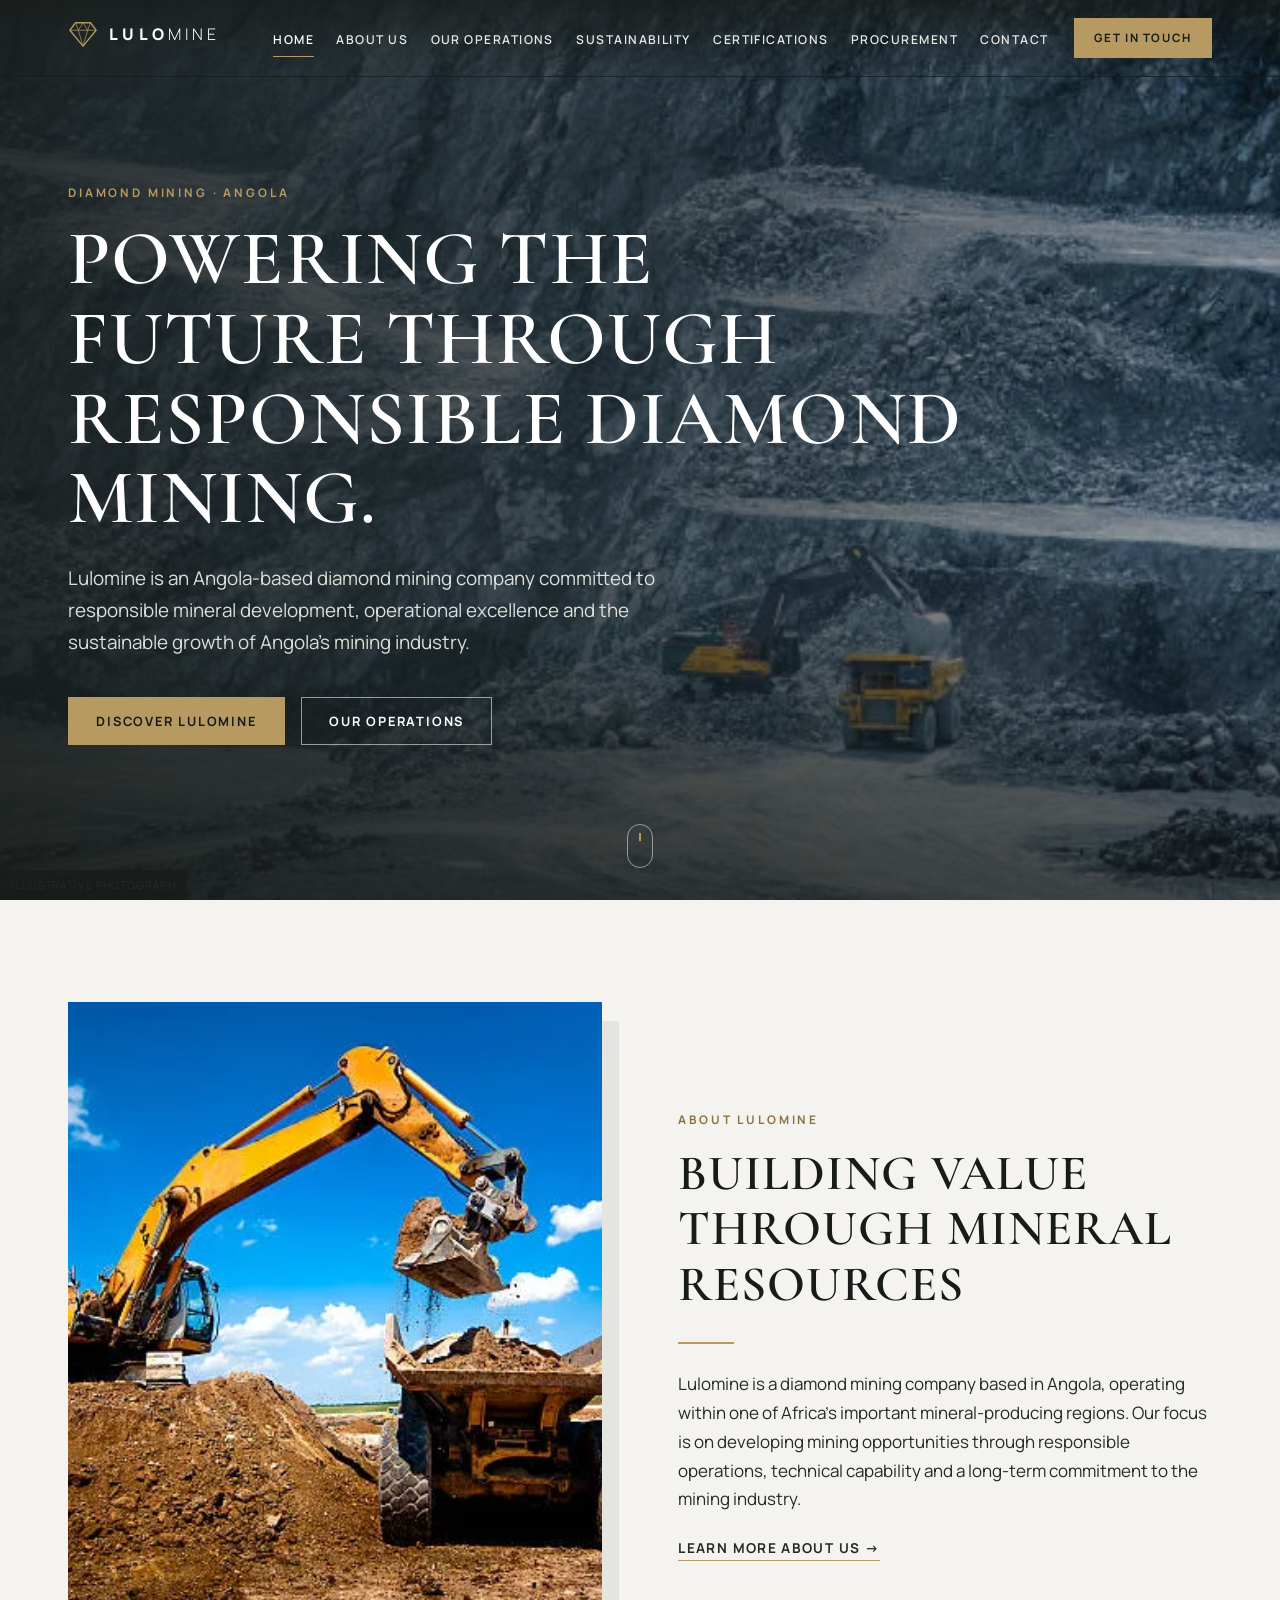
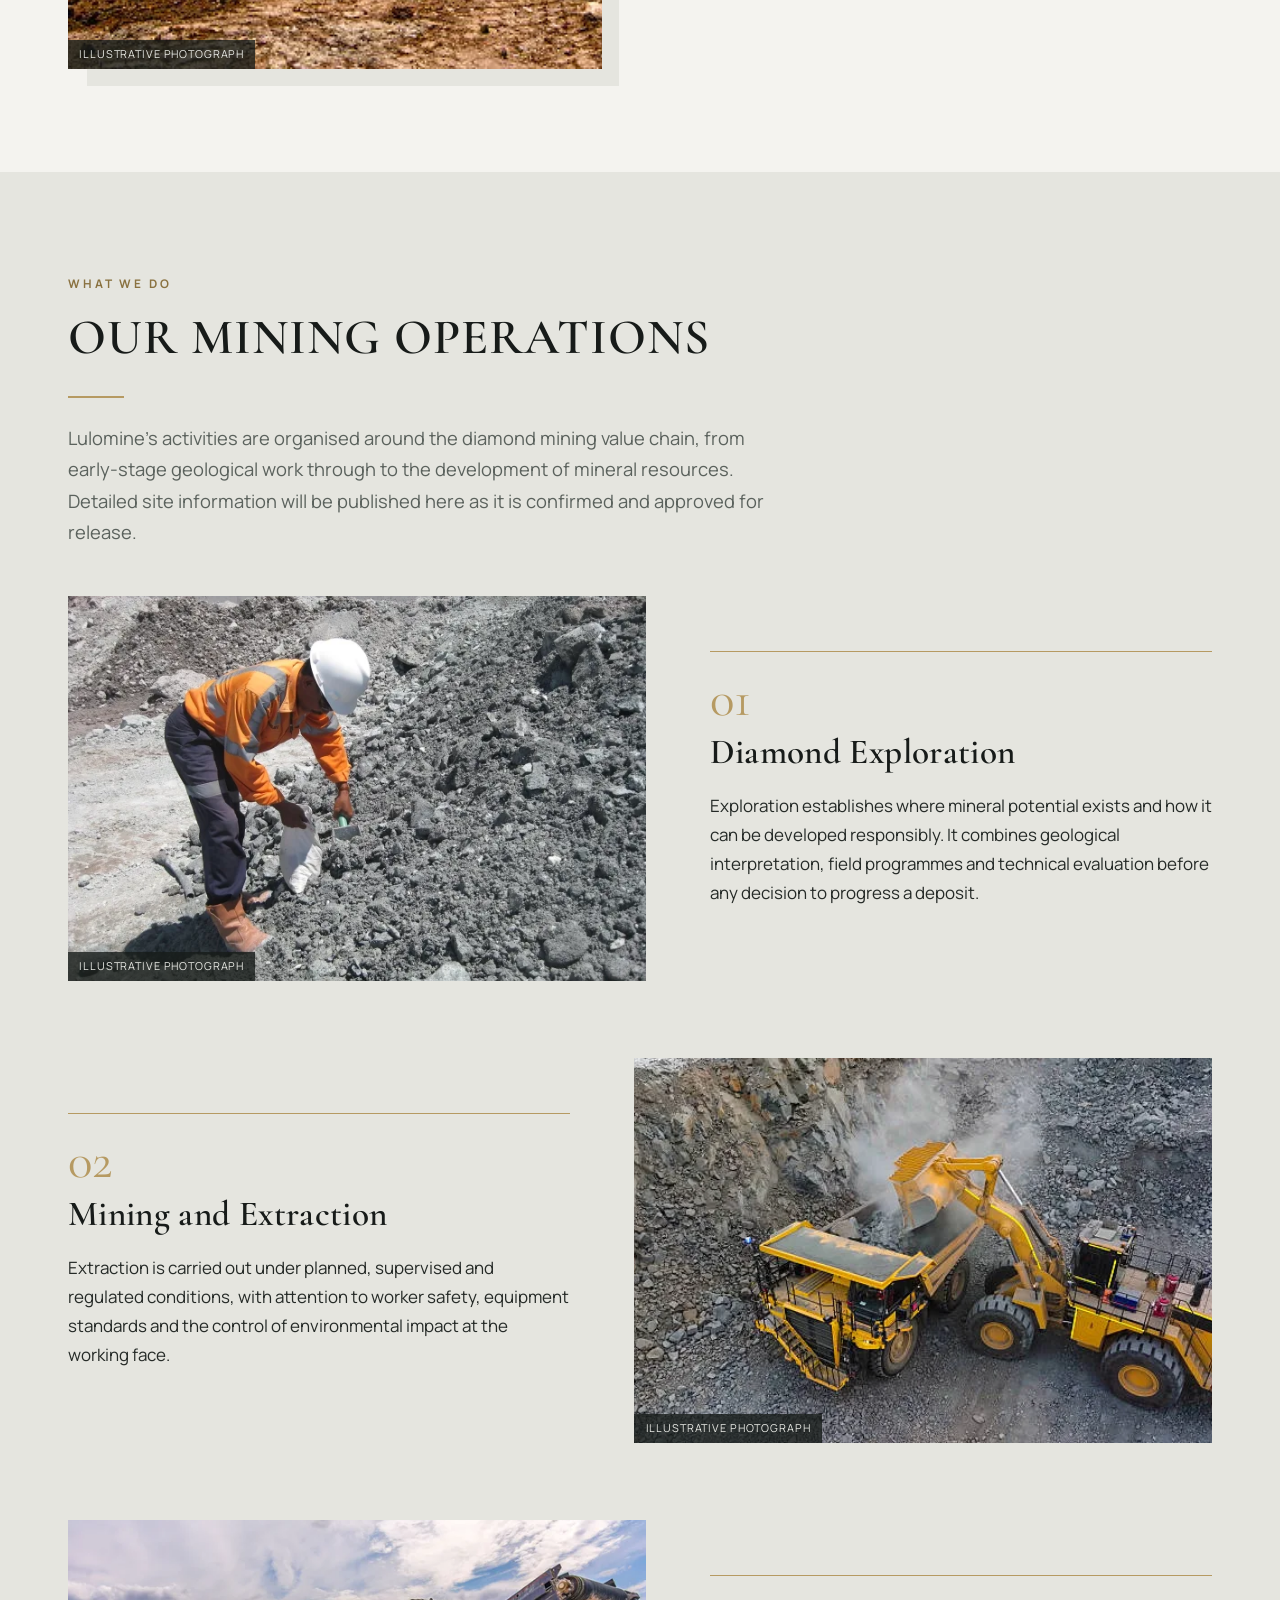
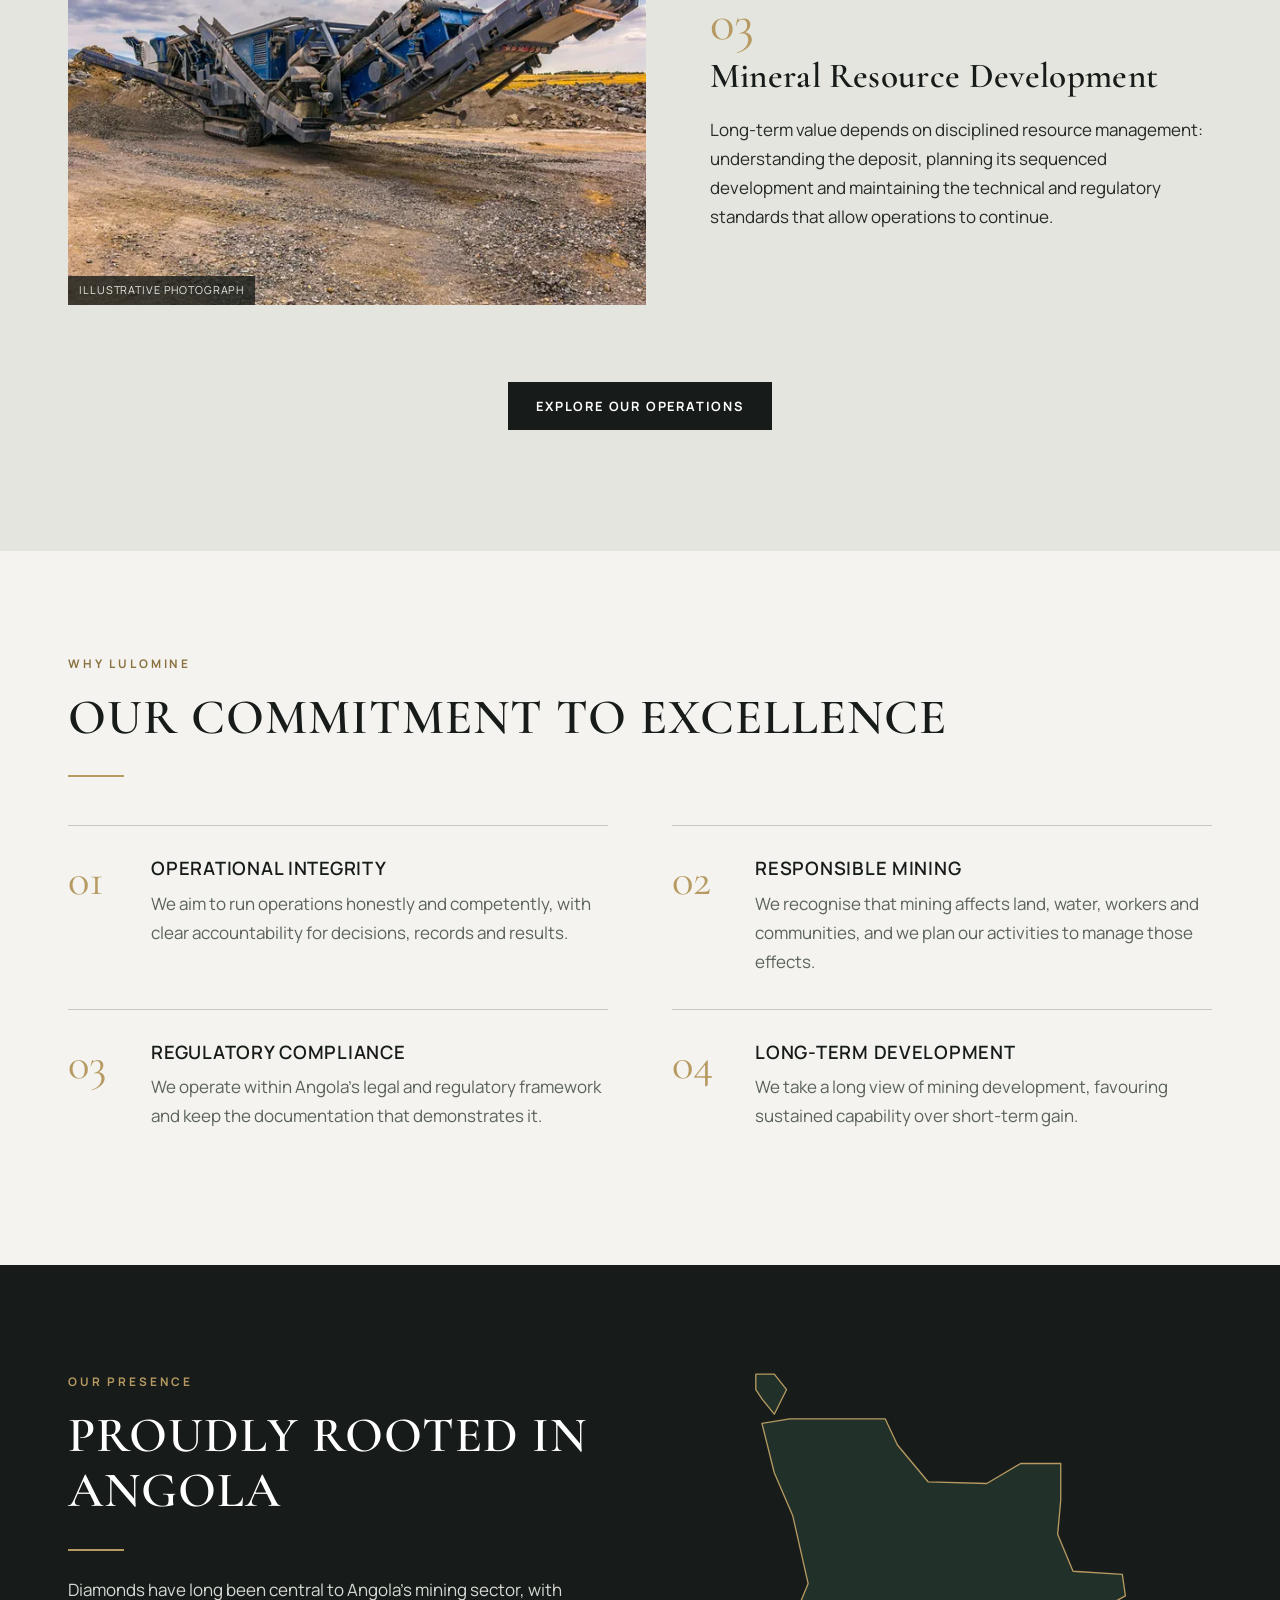
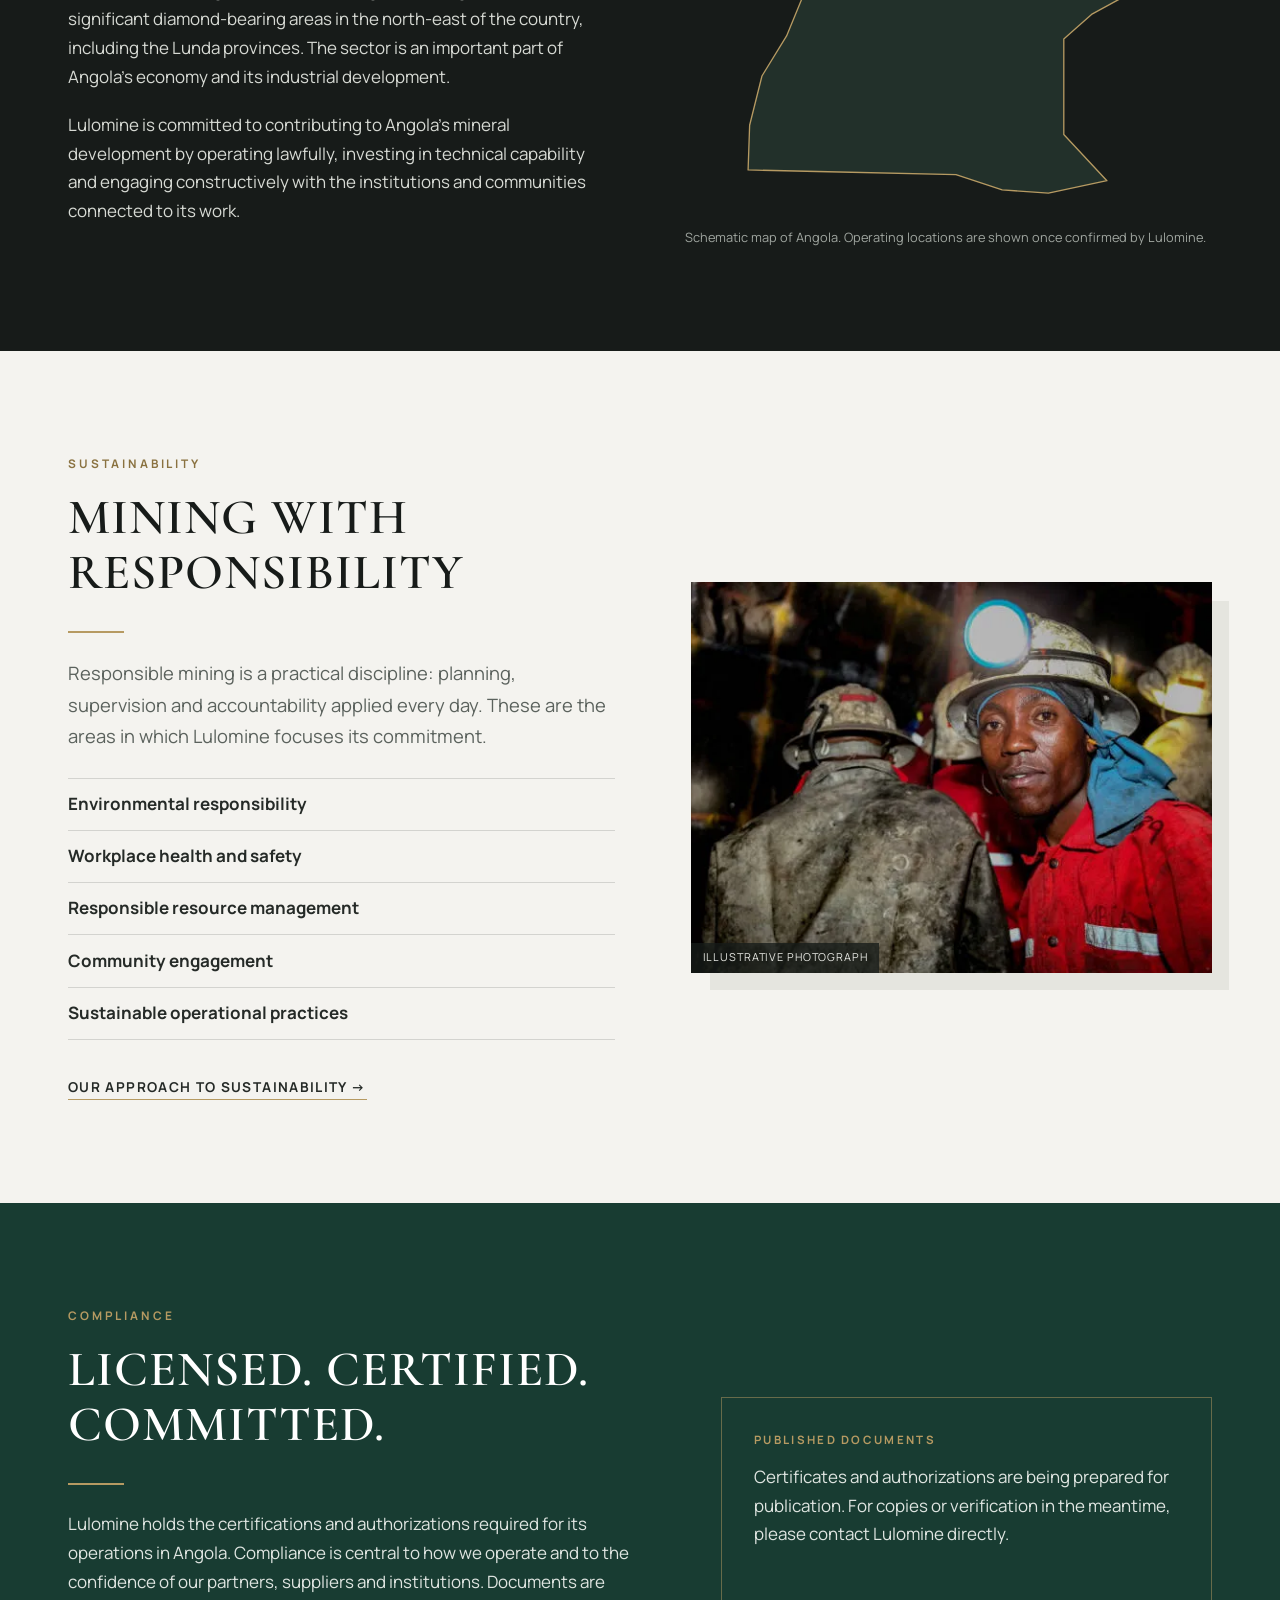
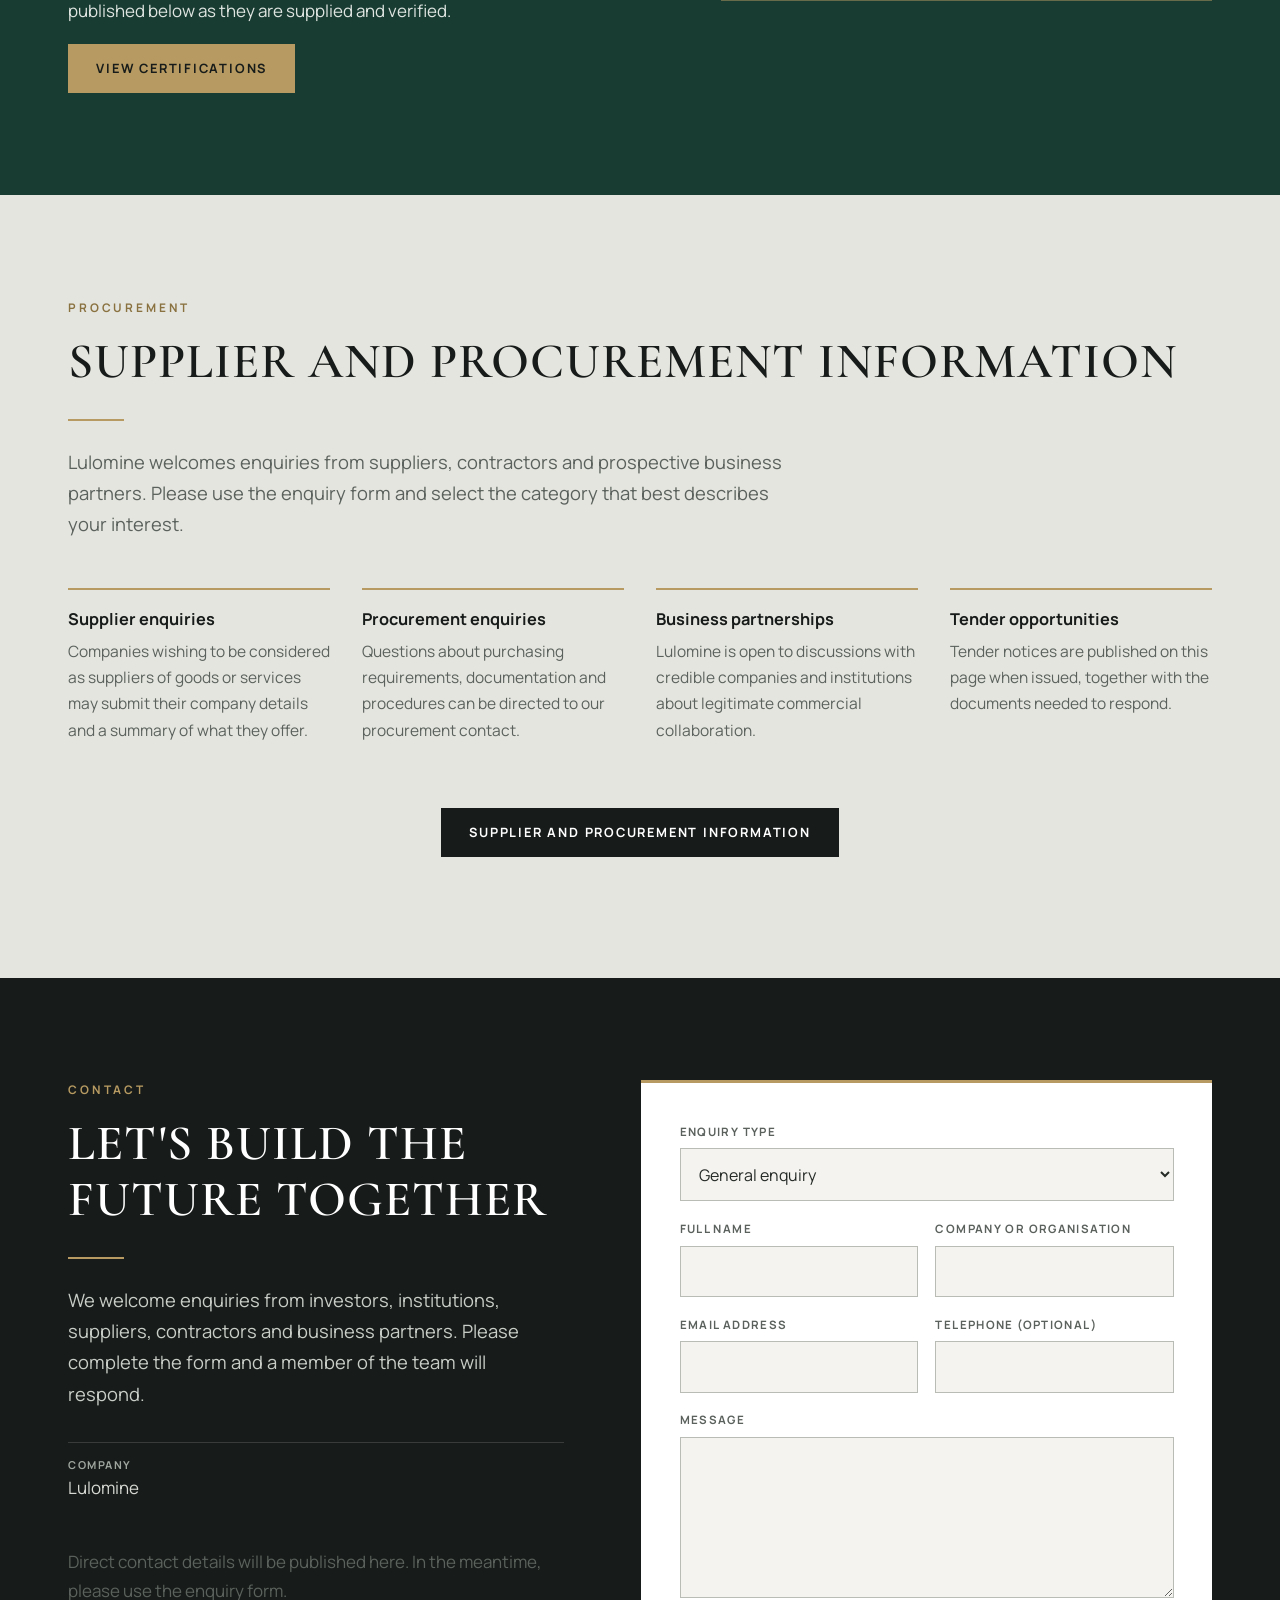
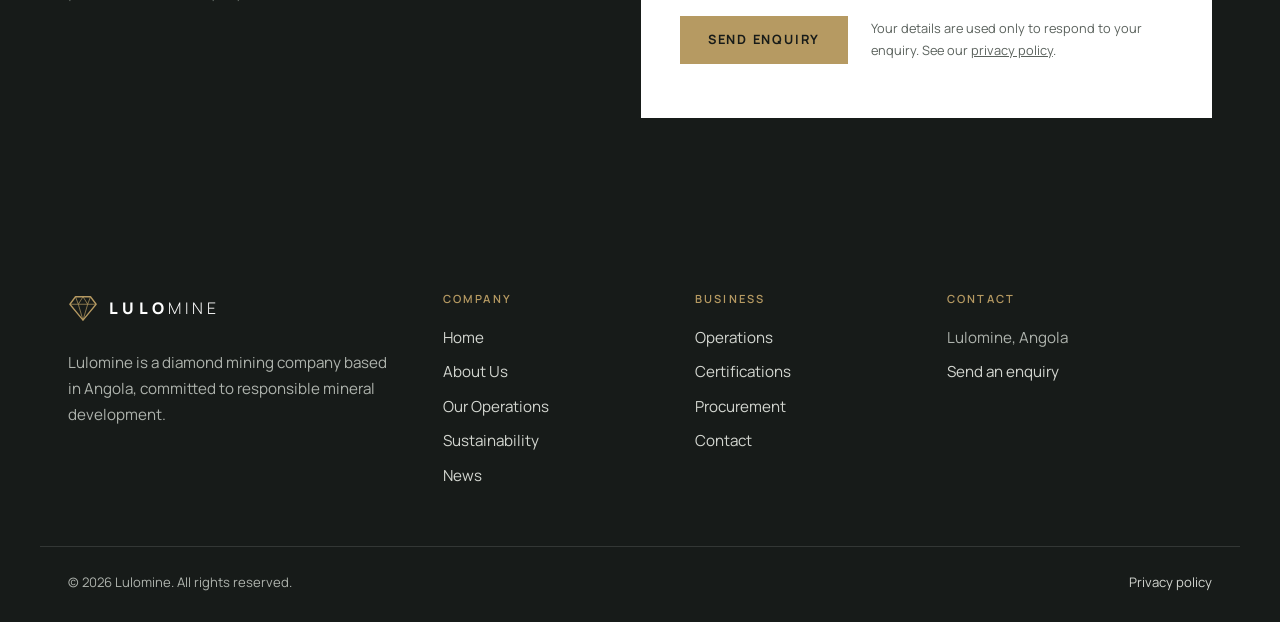
<file: index.html>
<!doctype html>
<html lang="en-GB">
<head>
<meta charset="utf-8">
<meta name="viewport" content="width=device-width, initial-scale=1">
<title>Lulomine | Diamond Mining Company in Angola</title>
<meta name="description" content="Lulomine is an Angola-based diamond mining company focused on responsible diamond exploration, mining operations and mineral resource development in Angola.">

<meta property="og:type" content="website"><meta property="og:site_name" content="Lulomine"><meta property="og:title" content="Lulomine | Diamond Mining Company in Angola"><meta property="og:description" content="Lulomine is an Angola-based diamond mining company focused on responsible diamond exploration, mining operations and mineral resource development in Angola.">
<meta name="theme-color" content="#171B19">
<link rel="icon" href="favicon.svg" type="image/svg+xml">
<link rel="preconnect" href="https://fonts.googleapis.com"><link rel="preconnect" href="https://fonts.gstatic.com" crossorigin>
<link rel="stylesheet" href="https://fonts.googleapis.com/css2?family=Cormorant+Garamond:wght@500;600&family=Manrope:wght@400;500;600;700;800&display=swap">
<link rel="stylesheet" href="css/site.css?v=1">
<script type="application/ld+json">{"@context":"https://schema.org","@type":"Organization","name":"Lulomine","description":"Lulomine is an Angola-based diamond mining company focused on responsible diamond exploration, mining operations and mineral resource development in Angola.","areaServed":"Angola"}</script>
</head>
<body class="">
<a class="skip" href="#main">Skip to content</a>
<header class="header header--over" id="top">
  <div class="wrap header__bar">
    <a class="header__logo" href="index.html" aria-label="Lulomine home"><span class="wordmark " aria-label="Lulomine">
  <svg class="wordmark__mark" viewBox="0 0 32 32" aria-hidden="true" focusable="false"><path d="M8 4h16l6 8-14 17L2 12z" fill="none" stroke="currentColor" stroke-width="1.4" stroke-linejoin="round"/><path d="M2 12h28M11 12l5 17 5-17M8 4l3 8 5-8 5 8 3-8" fill="none" stroke="currentColor" stroke-width="1" stroke-linejoin="round" opacity=".75"/></svg>
  <span class="wordmark__text"><b>LULO</b>MINE</span></span></a>
    <button class="header__toggle" type="button" aria-expanded="false" aria-controls="nav"><span>Menu</span></button>
    <nav class="header__nav" id="nav" aria-label="Primary"><ul><li><a href="index.html" aria-current="page">Home</a></li><li><a href="about.html">About Us</a></li><li><a href="operations.html">Our Operations</a></li><li><a href="sustainability.html">Sustainability</a></li><li><a href="certifications.html">Certifications</a></li><li><a href="procurement.html">Procurement</a></li><li><a href="contact.html">Contact</a></li></ul><a class="btn btn--gold btn--sm" href="contact.html">Get in Touch</a></nav>
  </div>
</header>
<main id="main">
<section class="hero">
  <div class="hero__media"><figure class="photo hero__photo" style="aspect-ratio:16/9"><img src="media/hero-609f52c6-640.webp" srcset="media/hero-609f52c6-640.webp 640w" sizes="100vw" alt="Terraced open-pit mine with an excavator and haul truck on the pit floor" width="640" height="393" fetchpriority="high" decoding="async"><figcaption class="photo__cap">Illustrative photograph</figcaption></figure></div>
  <div class="hero__shade"></div>
  <div class="wrap hero__inner">
    <p class="kicker">Diamond mining &middot; Angola</p>
    <h1>POWERING THE FUTURE THROUGH RESPONSIBLE DIAMOND MINING.</h1>
    <p class="hero__lead">Lulomine is an Angola-based diamond mining company committed to responsible mineral development, operational excellence and the sustainable growth of Angola&#39;s mining industry.</p>
    <div class="hero__cta"><a class="btn btn--gold" href="about.html">DISCOVER LULOMINE</a><a class="btn btn--ghost" href="operations.html">OUR OPERATIONS</a></div>
  </div>
  <a class="hero__scroll" href="#intro" aria-label="Scroll to introduction"><span></span></a>
</section>

<section class="section" id="intro">
  <div class="wrap split">
    <div class="split__media"><figure class="photo" style="aspect-ratio:4/5"><img src="media/intro-88a80953-640.webp" srcset="media/intro-88a80953-640.webp 640w" sizes="(min-width: 900px) 50vw, 100vw" alt="Yellow excavator loading earth into an articulated dump truck at an open mining site under a blue sky" width="640" height="426" loading="lazy" decoding="async"><figcaption class="photo__cap">Illustrative photograph</figcaption></figure></div>
    <div class="split__text"><p class="kicker kicker--dark">About Lulomine</p><h2 class="h2">BUILDING VALUE THROUGH MINERAL RESOURCES</h2><div class="rule"></div><p>Lulomine is a diamond mining company based in Angola, operating within one of Africa&#39;s important mineral-producing regions. Our focus is on developing mining opportunities through responsible operations, technical capability and a long-term commitment to the mining industry.</p><a class="link link--arrow" href="about.html">Learn More About Us</a></div>
  </div>
</section>

<section class="section section--stone" id="operations">
  <div class="wrap">
    <div class="head"><p class="kicker kicker--dark">What we do</p><h2 class="h2">OUR MINING OPERATIONS</h2><div class="rule"></div><p class="lead">Lulomine&#39;s activities are organised around the diamond mining value chain, from early-stage geological work through to the development of mineral resources. Detailed site information will be published here as it is confirmed and approved for release.</p></div>
    <article class="feature"><div class="feature__media"><figure class="photo" style="aspect-ratio:3/2"><img src="media/op_exploration-70eb2a84-640.webp" srcset="media/op_exploration-70eb2a84-640.webp 640w" sizes="(min-width: 900px) 50vw, 100vw" alt="Geologist in hi-vis clothing and white hard hat collecting a rock sample from broken ore" width="640" height="480" loading="lazy" decoding="async"><figcaption class="photo__cap">Illustrative photograph</figcaption></figure></div><div class="feature__text"><span class="num">01</span><h3 class="h3">Diamond Exploration</h3><p>Exploration establishes where mineral potential exists and how it can be developed responsibly. It combines geological interpretation, field programmes and technical evaluation before any decision to progress a deposit.</p></div></article><article class="feature feature--rev"><div class="feature__media"><figure class="photo" style="aspect-ratio:3/2"><img src="media/op_mining-417f4265-640.webp" srcset="media/op_mining-417f4265-640.webp 640w" sizes="(min-width: 900px) 50vw, 100vw" alt="Wheel loader tipping rock into a haul truck in an open-pit mine, seen from above" width="640" height="360" loading="lazy" decoding="async"><figcaption class="photo__cap">Illustrative photograph</figcaption></figure></div><div class="feature__text"><span class="num">02</span><h3 class="h3">Mining and Extraction</h3><p>Extraction is carried out under planned, supervised and regulated conditions, with attention to worker safety, equipment standards and the control of environmental impact at the working face.</p></div></article><article class="feature"><div class="feature__media"><figure class="photo" style="aspect-ratio:3/2"><img src="media/op_development-a7edebfe-640.webp" srcset="media/op_development-a7edebfe-640.webp 640w" sizes="(min-width: 900px) 50vw, 100vw" alt="Mobile crushing and screening plant with conveyors on a quarry floor" width="640" height="458" loading="lazy" decoding="async"><figcaption class="photo__cap">Illustrative photograph</figcaption></figure></div><div class="feature__text"><span class="num">03</span><h3 class="h3">Mineral Resource Development</h3><p>Long-term value depends on disciplined resource management: understanding the deposit, planning its sequenced development and maintaining the technical and regulatory standards that allow operations to continue.</p></div></article>
    <p class="center"><a class="btn btn--dark" href="operations.html">Explore our operations</a></p>
  </div>
</section>

<section class="section" id="commitment">
  <div class="wrap">
    <div class="head"><p class="kicker kicker--dark">Why Lulomine</p><h2 class="h2">OUR COMMITMENT TO EXCELLENCE</h2><div class="rule"></div></div>
    <ol class="principles"><li><span class="principles__n">01</span><div><h3>Operational Integrity</h3><p>We aim to run operations honestly and competently, with clear accountability for decisions, records and results.</p></div></li><li><span class="principles__n">02</span><div><h3>Responsible Mining</h3><p>We recognise that mining affects land, water, workers and communities, and we plan our activities to manage those effects.</p></div></li><li><span class="principles__n">03</span><div><h3>Regulatory Compliance</h3><p>We operate within Angola&#39;s legal and regulatory framework and keep the documentation that demonstrates it.</p></div></li><li><span class="principles__n">04</span><div><h3>Long-Term Development</h3><p>We take a long view of mining development, favouring sustained capability over short-term gain.</p></div></li></ol>
  </div>
</section>

<section class="section section--dark" id="angola">
  <div class="wrap split split--map">
    <div class="split__text"><p class="kicker">Our presence</p><h2 class="h2 h2--light">PROUDLY ROOTED IN ANGOLA</h2><div class="rule"></div><p>Diamonds have long been central to Angola&#39;s mining sector, with significant diamond-bearing areas in the north-east of the country, including the Lunda provinces. The sector is an important part of Angola&#39;s economy and its industrial development.</p><p>Lulomine is committed to contributing to Angola&#39;s mineral development by operating lawfully, investing in technical capability and engaging constructively with the institutions and communities connected to its work.</p>
      
    </div>
    <figure class="mapwrap"><svg class="map" viewBox="0 0 400 395" role="img" aria-label="Schematic map of Angola">
<polygon points="33.6,50.4 58.8,46.2 145.6,46.2 156.8,70.0 184.8,103.6 238.0,105.0 268.8,86.8 305.2,86.8 305.2,120.4 302.4,151.2 316.4,184.8 361.2,187.6 364.0,207.2 333.2,224.0 308.0,246.4 308.0,333.2 347.2,375.2 294.0,386.4 252.0,383.6 210.0,369.6 84.0,366.8 21.0,365.4 22.4,324.8 33.6,280.0 56.0,243.6 75.6,196.0 61.6,134.4 44.8,95.2" class="map__land"/><polygon points="28.0,5.6 44.8,5.6 56.0,19.6 44.8,42.0 33.6,28.0 28.0,19.6" class="map__land"/>
</svg><figcaption>Schematic map of Angola. Operating locations are shown once confirmed by Lulomine.</figcaption></figure>
  </div>
</section>

<section class="section" id="sustainability">
  <div class="wrap">
    <div class="split split--wide">
      <div class="split__text"><p class="kicker kicker--dark">Sustainability</p><h2 class="h2">MINING WITH RESPONSIBILITY</h2><div class="rule"></div><p class="lead">Responsible mining is a practical discipline: planning, supervision and accountability applied every day. These are the areas in which Lulomine focuses its commitment.</p>
        <ul class="plainlist"><li><strong>Environmental responsibility</strong></li><li><strong>Workplace health and safety</strong></li><li><strong>Responsible resource management</strong></li><li><strong>Community engagement</strong></li><li><strong>Sustainable operational practices</strong></li></ul>
        <a class="link link--arrow" href="sustainability.html">Our approach to sustainability</a></div>
      <div class="split__media"><figure class="photo" style="aspect-ratio:4/3"><img src="media/sustain-8fadf98b-640.webp" srcset="media/sustain-8fadf98b-640.webp 640w" sizes="(min-width: 900px) 50vw, 100vw" alt="Miners in hard hats with headlamps and red overalls underground" width="640" height="427" loading="lazy" decoding="async"><figcaption class="photo__cap">Illustrative photograph</figcaption></figure></div>
    </div>
  </div>
</section>

<section class="section section--green" id="certifications">
  <div class="wrap certband">
    <div><p class="kicker">Compliance</p><h2 class="h2 h2--light">LICENSED. CERTIFIED. COMMITTED.</h2><div class="rule"></div><p>Lulomine holds the certifications and authorizations required for its operations in Angola. Compliance is central to how we operate and to the confidence of our partners, suppliers and institutions. Documents are published below as they are supplied and verified.</p><a class="btn btn--gold" href="certifications.html">View certifications</a></div>
    <div class="certband__panel"><p class="certband__label">Published documents</p>
      <p>Certificates and authorizations are being prepared for publication. For copies or verification in the meantime, please contact Lulomine directly.</p></div>
  </div>
</section>

<section class="section section--stone" id="procurement">
  <div class="wrap">
    <div class="head"><p class="kicker kicker--dark">Procurement</p><h2 class="h2">SUPPLIER AND PROCUREMENT INFORMATION</h2><div class="rule"></div><p class="lead">Lulomine welcomes enquiries from suppliers, contractors and prospective business partners. Please use the enquiry form and select the category that best describes your interest.</p></div>
    <div class="cols4"><div class="col"><h3>Supplier enquiries</h3><p>Companies wishing to be considered as suppliers of goods or services may submit their company details and a summary of what they offer.</p></div><div class="col"><h3>Procurement enquiries</h3><p>Questions about purchasing requirements, documentation and procedures can be directed to our procurement contact.</p></div><div class="col"><h3>Business partnerships</h3><p>Lulomine is open to discussions with credible companies and institutions about legitimate commercial collaboration.</p></div><div class="col"><h3>Tender opportunities</h3><p>Tender notices are published on this page when issued, together with the documents needed to respond.</p></div></div>
    <p class="center"><a class="btn btn--dark" href="procurement.html">Supplier and procurement information</a></p>
  </div>
</section>



<section class="section section--charcoal" id="contact">
  <div class="wrap contactgrid">
    <div><p class="kicker">Contact</p><h2 class="h2 h2--light">LET&#39;S BUILD THE FUTURE TOGETHER</h2><div class="rule"></div><p class="lead lead--light">We welcome enquiries from investors, institutions, suppliers, contractors and business partners. Please complete the form and a member of the team will respond.</p><dl class="details"><div><dt>Company</dt><dd>Lulomine</dd></div></dl>
  <p class="muted">Direct contact details will be published here. In the meantime, please use the enquiry form.</p></div>
    <div class="formwrap"><form class="form" id="enquiry" method="post" action="FORM_ENDPOINT_NOT_SET" novalidate>
  
  <div class="form__row">
    <label>Enquiry type<select name="type" required><option value="general" selected>General enquiry</option><option value="investor">Investor or institutional enquiry</option><option value="supplier">Supplier enquiry</option><option value="procurement">Procurement enquiry</option><option value="contractor">Contractor enquiry</option><option value="partnership">Business partnership</option><option value="tender">Tender enquiry</option><option value="media">Media enquiry</option></select></label>
  </div>
  <div class="form__row form__row--2">
    <label>Full name<input name="name" type="text" autocomplete="name" required maxlength="120"></label>
    <label>Company or organisation<input name="company" type="text" autocomplete="organization" maxlength="160"></label>
  </div>
  <div class="form__row form__row--2">
    <label>Email address<input name="email" type="email" autocomplete="email" required maxlength="200"></label>
    <label>Telephone (optional)<input name="phone" type="tel" autocomplete="tel" maxlength="40"></label>
  </div>
  <div class="form__row"><label>Message<textarea name="message" rows="6" required minlength="10" maxlength="5000"></textarea></label></div>
  <div class="hp" aria-hidden="true"><label>Leave this field empty<input name="website" type="text" tabindex="-1" autocomplete="off"></label></div>
  
  <div class="form__foot"><button class="btn btn--gold" type="submit">Send enquiry</button><p class="form__note">Your details are used only to respond to your enquiry. See our <a href="privacy.html">privacy policy</a>.</p></div>
  <p class="form__status" role="status" aria-live="polite"></p>
</form></div>
  </div>
</section></main>

<footer class="footer">
  <div class="wrap footer__grid">
    <div class="footer__brand"><span class="wordmark wordmark--light" aria-label="Lulomine">
  <svg class="wordmark__mark" viewBox="0 0 32 32" aria-hidden="true" focusable="false"><path d="M8 4h16l6 8-14 17L2 12z" fill="none" stroke="currentColor" stroke-width="1.4" stroke-linejoin="round"/><path d="M2 12h28M11 12l5 17 5-17M8 4l3 8 5-8 5 8 3-8" fill="none" stroke="currentColor" stroke-width="1" stroke-linejoin="round" opacity=".75"/></svg>
  <span class="wordmark__text"><b>LULO</b>MINE</span></span><p>Lulomine is a diamond mining company based in Angola, committed to responsible mineral development.</p></div>
    <nav aria-label="Footer"><h2 class="footer__h">Company</h2><ul><li><a href="index.html">Home</a></li><li><a href="about.html">About Us</a></li><li><a href="operations.html">Our Operations</a></li><li><a href="sustainability.html">Sustainability</a></li><li><a href="news.html">News</a></li></ul></nav>
    <nav aria-label="Business"><h2 class="footer__h">Business</h2><ul><li><a href="operations.html">Operations</a></li><li><a href="certifications.html">Certifications</a></li><li><a href="procurement.html">Procurement</a></li><li><a href="contact.html">Contact</a></li></ul></nav>
    <div><h2 class="footer__h">Contact</h2><ul class="footer__contact">
      <li>Lulomine, Angola</li>
      
      
      
      <li><a href="contact.html">Send an enquiry</a></li>
    </ul></div>
  </div>
  <div class="wrap footer__base"><span>&copy; 2026 Lulomine. All rights reserved.</span><a href="privacy.html">Privacy policy</a></div>
</footer>

<script src="js/site.js?v=1" defer></script>
</body></html>
</file>
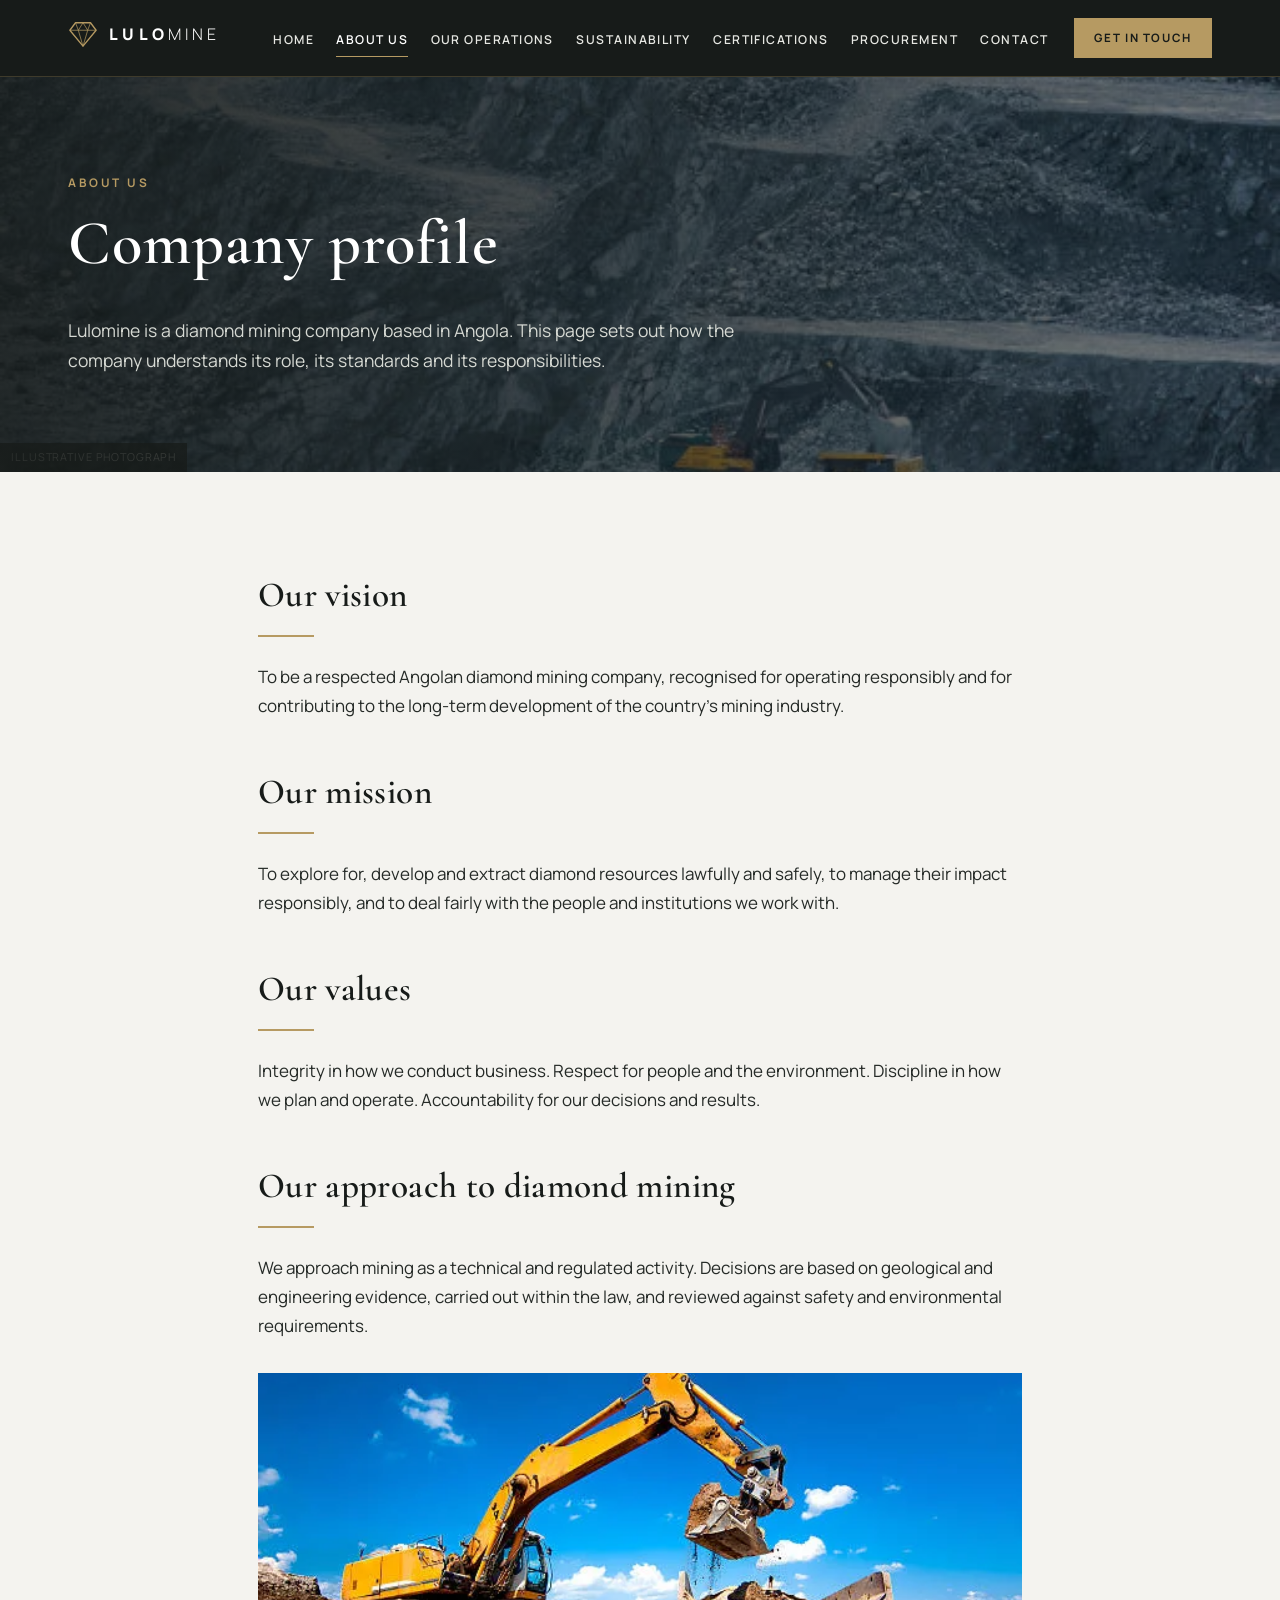
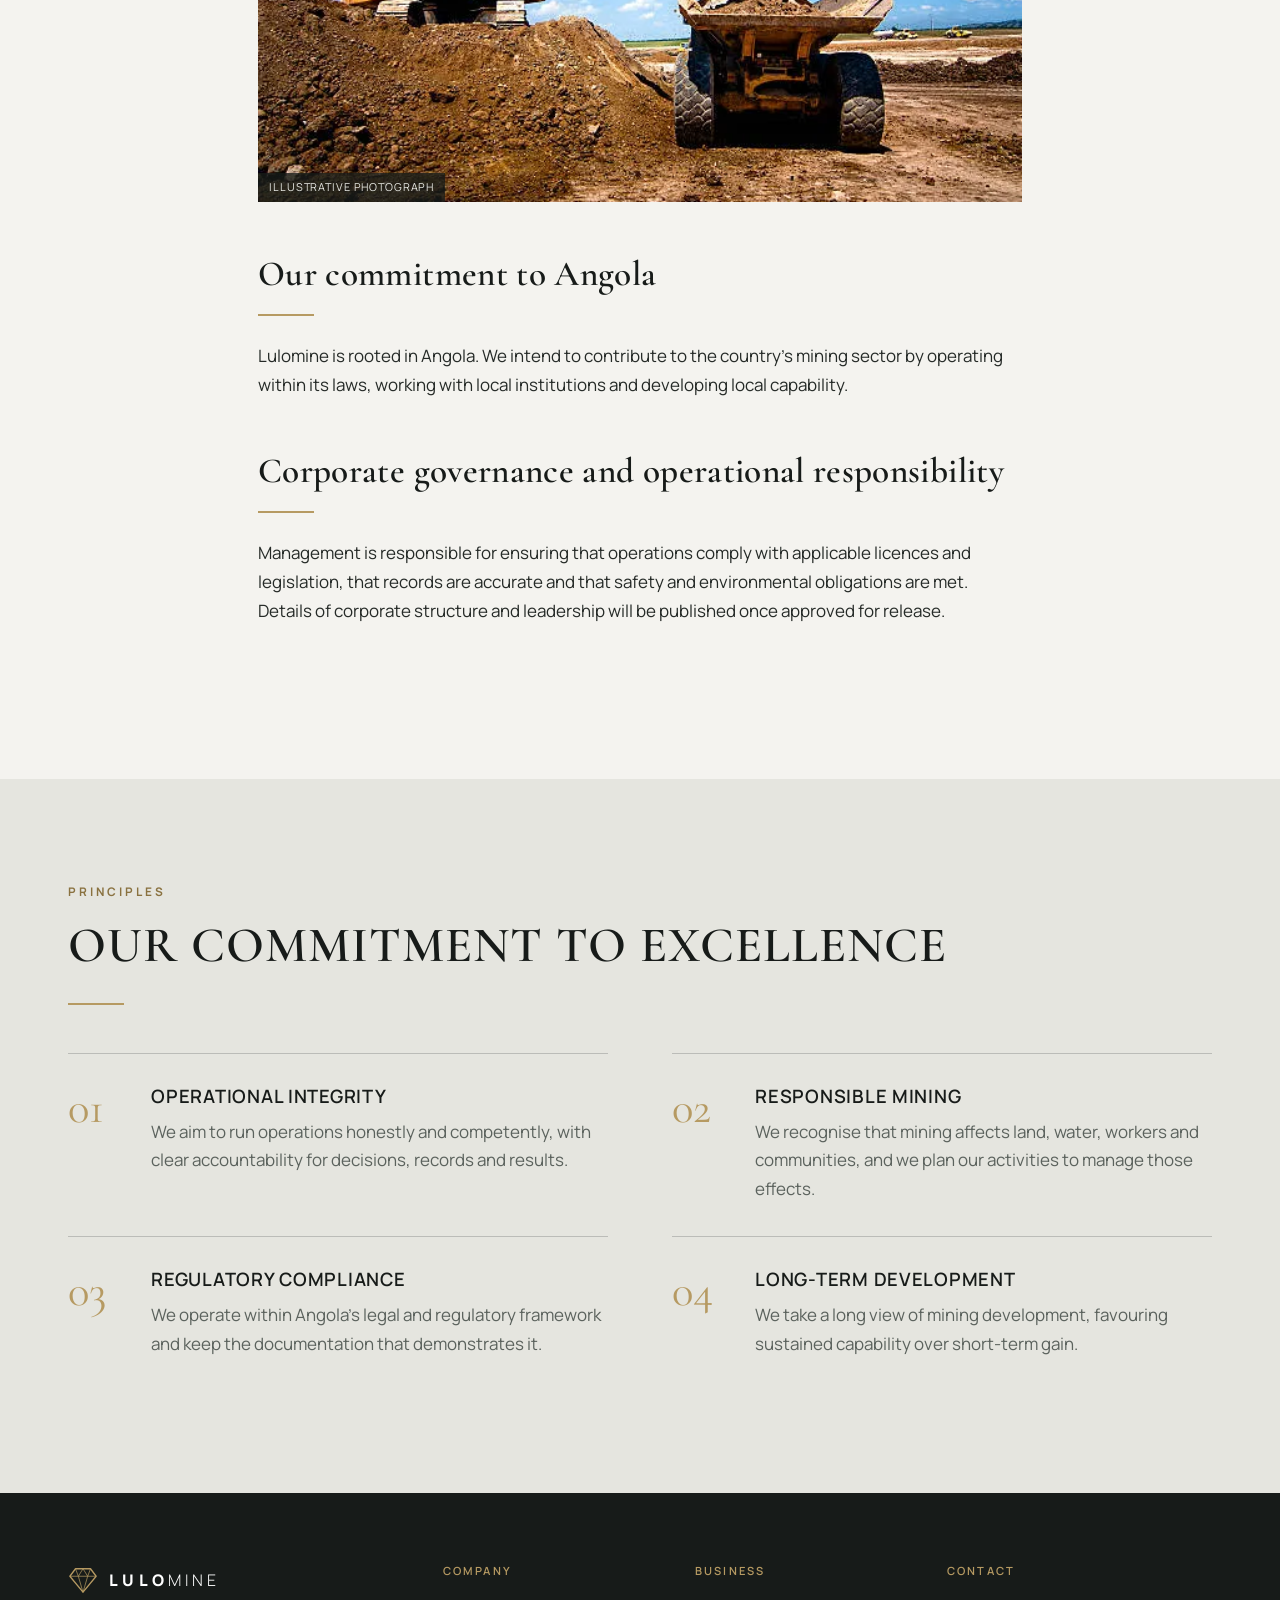
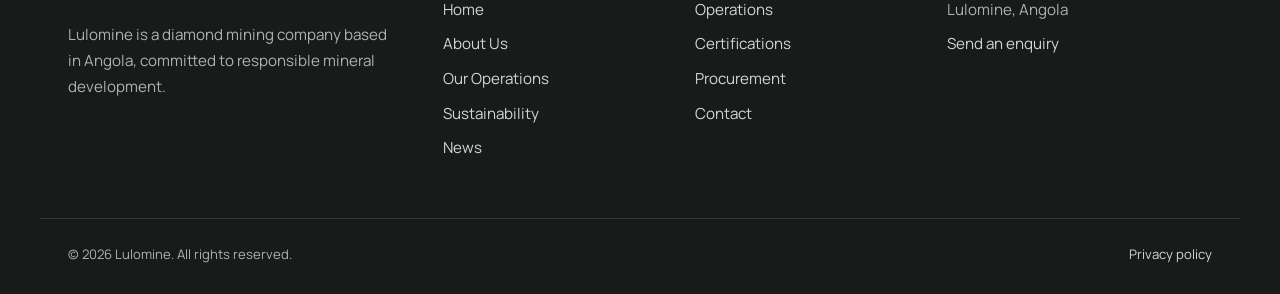
<file: about.html>
<!doctype html>
<html lang="en-GB">
<head>
<meta charset="utf-8">
<meta name="viewport" content="width=device-width, initial-scale=1">
<title>About Lulomine | Angolan Diamond Mining Company</title>
<meta name="description" content="Corporate profile of Lulomine: vision, mission, values and approach to responsible diamond mining in Angola.">

<meta property="og:type" content="website"><meta property="og:site_name" content="Lulomine"><meta property="og:title" content="About Lulomine | Angolan Diamond Mining Company"><meta property="og:description" content="Corporate profile of Lulomine: vision, mission, values and approach to responsible diamond mining in Angola.">
<meta name="theme-color" content="#171B19">
<link rel="icon" href="favicon.svg" type="image/svg+xml">
<link rel="preconnect" href="https://fonts.googleapis.com"><link rel="preconnect" href="https://fonts.gstatic.com" crossorigin>
<link rel="stylesheet" href="https://fonts.googleapis.com/css2?family=Cormorant+Garamond:wght@500;600&family=Manrope:wght@400;500;600;700;800&display=swap">
<link rel="stylesheet" href="css/site.css?v=1">

</head>
<body class="">
<a class="skip" href="#main">Skip to content</a>
<header class="header" id="top">
  <div class="wrap header__bar">
    <a class="header__logo" href="index.html" aria-label="Lulomine home"><span class="wordmark " aria-label="Lulomine">
  <svg class="wordmark__mark" viewBox="0 0 32 32" aria-hidden="true" focusable="false"><path d="M8 4h16l6 8-14 17L2 12z" fill="none" stroke="currentColor" stroke-width="1.4" stroke-linejoin="round"/><path d="M2 12h28M11 12l5 17 5-17M8 4l3 8 5-8 5 8 3-8" fill="none" stroke="currentColor" stroke-width="1" stroke-linejoin="round" opacity=".75"/></svg>
  <span class="wordmark__text"><b>LULO</b>MINE</span></span></a>
    <button class="header__toggle" type="button" aria-expanded="false" aria-controls="nav"><span>Menu</span></button>
    <nav class="header__nav" id="nav" aria-label="Primary"><ul><li><a href="index.html">Home</a></li><li><a href="about.html" aria-current="page">About Us</a></li><li><a href="operations.html">Our Operations</a></li><li><a href="sustainability.html">Sustainability</a></li><li><a href="certifications.html">Certifications</a></li><li><a href="procurement.html">Procurement</a></li><li><a href="contact.html">Contact</a></li></ul><a class="btn btn--gold btn--sm" href="contact.html">Get in Touch</a></nav>
  </div>
</header>
<main id="main"><section class="banner banner--img">
  <div class="banner__media"><figure class="photo banner__photo" style="aspect-ratio:21/9"><img src="media/banner_about-c2b2fec8-640.webp" srcset="media/banner_about-c2b2fec8-640.webp 640w" sizes="100vw" alt="Terraced open-pit mine with an excavator and haul truck on the pit floor" width="640" height="393" fetchpriority="high" decoding="async"><figcaption class="photo__cap">Illustrative photograph</figcaption></figure></div>
  <div class="banner__shade"></div>
  <div class="wrap banner__inner"><p class="kicker">About us</p><h1>Company profile</h1><p class="banner__lead">Lulomine is a diamond mining company based in Angola. This page sets out how the company understands its role, its standards and its responsibilities.</p></div>
</section>
<section class="section"><div class="wrap narrow">
  <article class="prose-block"><h2 class="h3">Our vision</h2><div class="rule"></div><p>To be a respected Angolan diamond mining company, recognised for operating responsibly and for contributing to the long-term development of the country&#39;s mining industry.</p></article><article class="prose-block"><h2 class="h3">Our mission</h2><div class="rule"></div><p>To explore for, develop and extract diamond resources lawfully and safely, to manage their impact responsibly, and to deal fairly with the people and institutions we work with.</p></article><article class="prose-block"><h2 class="h3">Our values</h2><div class="rule"></div><p>Integrity in how we conduct business. Respect for people and the environment. Discipline in how we plan and operate. Accountability for our decisions and results.</p></article><article class="prose-block"><h2 class="h3">Our approach to diamond mining</h2><div class="rule"></div><p>We approach mining as a technical and regulated activity. Decisions are based on geological and engineering evidence, carried out within the law, and reviewed against safety and environmental requirements.</p><div class="inline-photo"><figure class="photo" style="aspect-ratio:16/9"><img src="media/about_approach-171df992-640.webp" srcset="media/about_approach-171df992-640.webp 640w" sizes="(min-width: 900px) 50vw, 100vw" alt="Yellow excavator loading earth into an articulated dump truck at an open mining site under a blue sky" width="640" height="426" loading="lazy" decoding="async"><figcaption class="photo__cap">Illustrative photograph</figcaption></figure></div></article><article class="prose-block"><h2 class="h3">Our commitment to Angola</h2><div class="rule"></div><p>Lulomine is rooted in Angola. We intend to contribute to the country&#39;s mining sector by operating within its laws, working with local institutions and developing local capability.</p></article><article class="prose-block"><h2 class="h3">Corporate governance and operational responsibility</h2><div class="rule"></div><p>Management is responsible for ensuring that operations comply with applicable licences and legislation, that records are accurate and that safety and environmental obligations are met. Details of corporate structure and leadership will be published once approved for release.</p></article>
</div></section>
<section class="section section--stone"><div class="wrap">
  <div class="head"><p class="kicker kicker--dark">Principles</p><h2 class="h2">OUR COMMITMENT TO EXCELLENCE</h2><div class="rule"></div></div>
  <ol class="principles"><li><span class="principles__n">01</span><div><h3>Operational Integrity</h3><p>We aim to run operations honestly and competently, with clear accountability for decisions, records and results.</p></div></li><li><span class="principles__n">02</span><div><h3>Responsible Mining</h3><p>We recognise that mining affects land, water, workers and communities, and we plan our activities to manage those effects.</p></div></li><li><span class="principles__n">03</span><div><h3>Regulatory Compliance</h3><p>We operate within Angola&#39;s legal and regulatory framework and keep the documentation that demonstrates it.</p></div></li><li><span class="principles__n">04</span><div><h3>Long-Term Development</h3><p>We take a long view of mining development, favouring sustained capability over short-term gain.</p></div></li></ol>
</div></section></main>

<footer class="footer">
  <div class="wrap footer__grid">
    <div class="footer__brand"><span class="wordmark wordmark--light" aria-label="Lulomine">
  <svg class="wordmark__mark" viewBox="0 0 32 32" aria-hidden="true" focusable="false"><path d="M8 4h16l6 8-14 17L2 12z" fill="none" stroke="currentColor" stroke-width="1.4" stroke-linejoin="round"/><path d="M2 12h28M11 12l5 17 5-17M8 4l3 8 5-8 5 8 3-8" fill="none" stroke="currentColor" stroke-width="1" stroke-linejoin="round" opacity=".75"/></svg>
  <span class="wordmark__text"><b>LULO</b>MINE</span></span><p>Lulomine is a diamond mining company based in Angola, committed to responsible mineral development.</p></div>
    <nav aria-label="Footer"><h2 class="footer__h">Company</h2><ul><li><a href="index.html">Home</a></li><li><a href="about.html">About Us</a></li><li><a href="operations.html">Our Operations</a></li><li><a href="sustainability.html">Sustainability</a></li><li><a href="news.html">News</a></li></ul></nav>
    <nav aria-label="Business"><h2 class="footer__h">Business</h2><ul><li><a href="operations.html">Operations</a></li><li><a href="certifications.html">Certifications</a></li><li><a href="procurement.html">Procurement</a></li><li><a href="contact.html">Contact</a></li></ul></nav>
    <div><h2 class="footer__h">Contact</h2><ul class="footer__contact">
      <li>Lulomine, Angola</li>
      
      
      
      <li><a href="contact.html">Send an enquiry</a></li>
    </ul></div>
  </div>
  <div class="wrap footer__base"><span>&copy; 2026 Lulomine. All rights reserved.</span><a href="privacy.html">Privacy policy</a></div>
</footer>

<script src="js/site.js?v=1" defer></script>
</body></html>
</file>
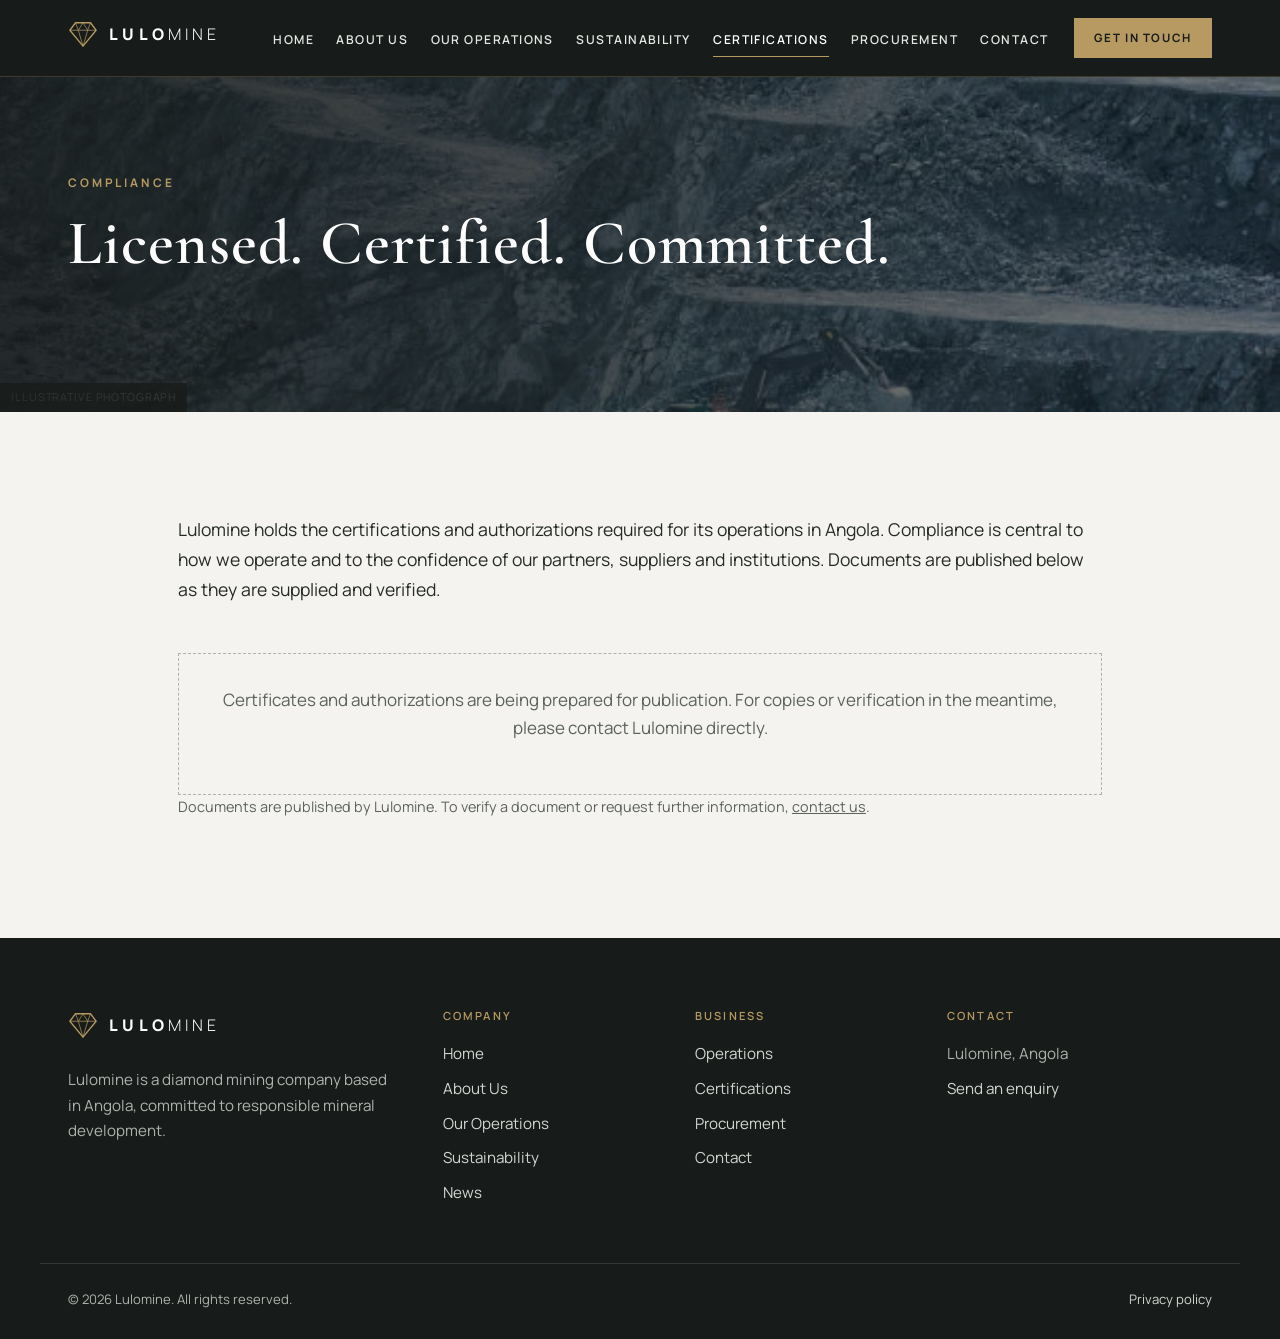
<file: certifications.html>
<!doctype html>
<html lang="en-GB">
<head>
<meta charset="utf-8">
<meta name="viewport" content="width=device-width, initial-scale=1">
<title>Licences and Certifications | Lulomine Angola</title>
<meta name="description" content="Licences, authorizations and certifications held by Lulomine for diamond mining operations in Angola.">

<meta property="og:type" content="website"><meta property="og:site_name" content="Lulomine"><meta property="og:title" content="Licences and Certifications | Lulomine Angola"><meta property="og:description" content="Licences, authorizations and certifications held by Lulomine for diamond mining operations in Angola.">
<meta name="theme-color" content="#171B19">
<link rel="icon" href="favicon.svg" type="image/svg+xml">
<link rel="preconnect" href="https://fonts.googleapis.com"><link rel="preconnect" href="https://fonts.gstatic.com" crossorigin>
<link rel="stylesheet" href="https://fonts.googleapis.com/css2?family=Cormorant+Garamond:wght@500;600&family=Manrope:wght@400;500;600;700;800&display=swap">
<link rel="stylesheet" href="css/site.css?v=1">

</head>
<body class="">
<a class="skip" href="#main">Skip to content</a>
<header class="header" id="top">
  <div class="wrap header__bar">
    <a class="header__logo" href="index.html" aria-label="Lulomine home"><span class="wordmark " aria-label="Lulomine">
  <svg class="wordmark__mark" viewBox="0 0 32 32" aria-hidden="true" focusable="false"><path d="M8 4h16l6 8-14 17L2 12z" fill="none" stroke="currentColor" stroke-width="1.4" stroke-linejoin="round"/><path d="M2 12h28M11 12l5 17 5-17M8 4l3 8 5-8 5 8 3-8" fill="none" stroke="currentColor" stroke-width="1" stroke-linejoin="round" opacity=".75"/></svg>
  <span class="wordmark__text"><b>LULO</b>MINE</span></span></a>
    <button class="header__toggle" type="button" aria-expanded="false" aria-controls="nav"><span>Menu</span></button>
    <nav class="header__nav" id="nav" aria-label="Primary"><ul><li><a href="index.html">Home</a></li><li><a href="about.html">About Us</a></li><li><a href="operations.html">Our Operations</a></li><li><a href="sustainability.html">Sustainability</a></li><li><a href="certifications.html" aria-current="page">Certifications</a></li><li><a href="procurement.html">Procurement</a></li><li><a href="contact.html">Contact</a></li></ul><a class="btn btn--gold btn--sm" href="contact.html">Get in Touch</a></nav>
  </div>
</header>
<main id="main"><section class="banner banner--img">
  <div class="banner__media"><figure class="photo banner__photo" style="aspect-ratio:21/9"><img src="media/banner_certifications-bd89556a-640.webp" srcset="media/banner_certifications-bd89556a-640.webp 640w" sizes="100vw" alt="Terraced open-pit mine with an excavator and haul truck on the pit floor" width="640" height="393" fetchpriority="high" decoding="async"><figcaption class="photo__cap">Illustrative photograph</figcaption></figure></div>
  <div class="banner__shade"></div>
  <div class="wrap banner__inner"><p class="kicker">Compliance</p><h1>Licensed. Certified. Committed.</h1></div>
</section>
<section class="section"><div class="wrap narrow2">
  <div class="lead-block"><p>Lulomine holds the certifications and authorizations required for its operations in Angola. Compliance is central to how we operate and to the confidence of our partners, suppliers and institutions. Documents are published below as they are supplied and verified.</p></div>
  <div class="empty"><p>Certificates and authorizations are being prepared for publication. For copies or verification in the meantime, please contact Lulomine directly.</p></div>
  <p class="muted small">Documents are published by Lulomine. To verify a document or request further information, <a href="contact.html">contact us</a>.</p>
</div></section></main>

<footer class="footer">
  <div class="wrap footer__grid">
    <div class="footer__brand"><span class="wordmark wordmark--light" aria-label="Lulomine">
  <svg class="wordmark__mark" viewBox="0 0 32 32" aria-hidden="true" focusable="false"><path d="M8 4h16l6 8-14 17L2 12z" fill="none" stroke="currentColor" stroke-width="1.4" stroke-linejoin="round"/><path d="M2 12h28M11 12l5 17 5-17M8 4l3 8 5-8 5 8 3-8" fill="none" stroke="currentColor" stroke-width="1" stroke-linejoin="round" opacity=".75"/></svg>
  <span class="wordmark__text"><b>LULO</b>MINE</span></span><p>Lulomine is a diamond mining company based in Angola, committed to responsible mineral development.</p></div>
    <nav aria-label="Footer"><h2 class="footer__h">Company</h2><ul><li><a href="index.html">Home</a></li><li><a href="about.html">About Us</a></li><li><a href="operations.html">Our Operations</a></li><li><a href="sustainability.html">Sustainability</a></li><li><a href="news.html">News</a></li></ul></nav>
    <nav aria-label="Business"><h2 class="footer__h">Business</h2><ul><li><a href="operations.html">Operations</a></li><li><a href="certifications.html">Certifications</a></li><li><a href="procurement.html">Procurement</a></li><li><a href="contact.html">Contact</a></li></ul></nav>
    <div><h2 class="footer__h">Contact</h2><ul class="footer__contact">
      <li>Lulomine, Angola</li>
      
      
      
      <li><a href="contact.html">Send an enquiry</a></li>
    </ul></div>
  </div>
  <div class="wrap footer__base"><span>&copy; 2026 Lulomine. All rights reserved.</span><a href="privacy.html">Privacy policy</a></div>
</footer>

<script src="js/site.js?v=1" defer></script>
</body></html>
</file>
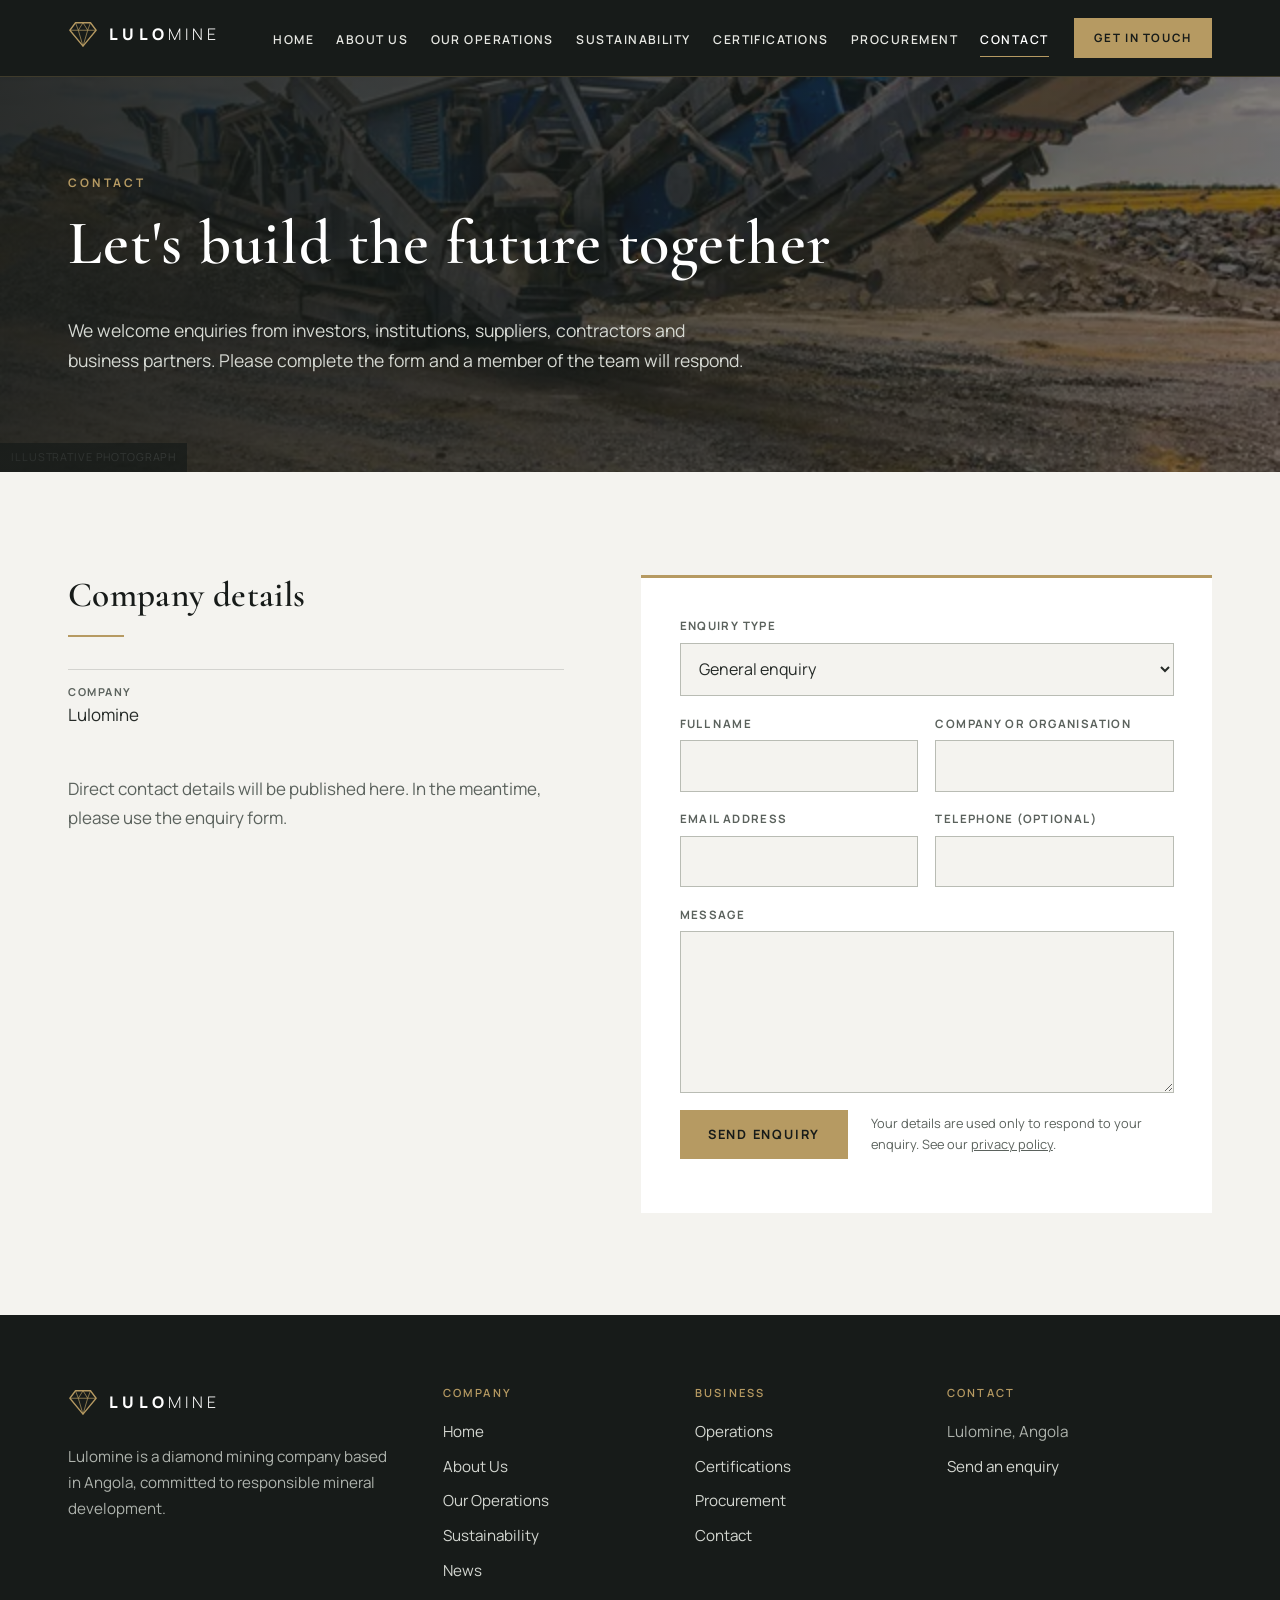
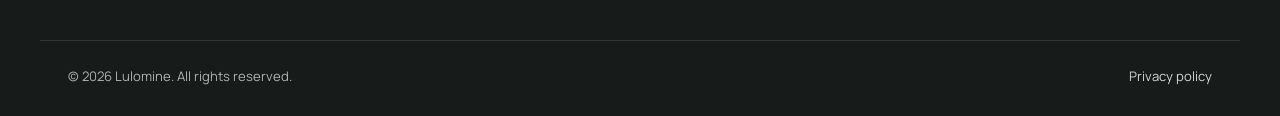
<file: contact.html>
<!doctype html>
<html lang="en-GB">
<head>
<meta charset="utf-8">
<meta name="viewport" content="width=device-width, initial-scale=1">
<title>Contact Lulomine | Diamond Mining Company Angola</title>
<meta name="description" content="Contact Lulomine, an Angola-based diamond mining company, for corporate, investor, supplier and partnership enquiries.">

<meta property="og:type" content="website"><meta property="og:site_name" content="Lulomine"><meta property="og:title" content="Contact Lulomine | Diamond Mining Company Angola"><meta property="og:description" content="Contact Lulomine, an Angola-based diamond mining company, for corporate, investor, supplier and partnership enquiries.">
<meta name="theme-color" content="#171B19">
<link rel="icon" href="favicon.svg" type="image/svg+xml">
<link rel="preconnect" href="https://fonts.googleapis.com"><link rel="preconnect" href="https://fonts.gstatic.com" crossorigin>
<link rel="stylesheet" href="https://fonts.googleapis.com/css2?family=Cormorant+Garamond:wght@500;600&family=Manrope:wght@400;500;600;700;800&display=swap">
<link rel="stylesheet" href="css/site.css?v=1">

</head>
<body class="">
<a class="skip" href="#main">Skip to content</a>
<header class="header" id="top">
  <div class="wrap header__bar">
    <a class="header__logo" href="index.html" aria-label="Lulomine home"><span class="wordmark " aria-label="Lulomine">
  <svg class="wordmark__mark" viewBox="0 0 32 32" aria-hidden="true" focusable="false"><path d="M8 4h16l6 8-14 17L2 12z" fill="none" stroke="currentColor" stroke-width="1.4" stroke-linejoin="round"/><path d="M2 12h28M11 12l5 17 5-17M8 4l3 8 5-8 5 8 3-8" fill="none" stroke="currentColor" stroke-width="1" stroke-linejoin="round" opacity=".75"/></svg>
  <span class="wordmark__text"><b>LULO</b>MINE</span></span></a>
    <button class="header__toggle" type="button" aria-expanded="false" aria-controls="nav"><span>Menu</span></button>
    <nav class="header__nav" id="nav" aria-label="Primary"><ul><li><a href="index.html">Home</a></li><li><a href="about.html">About Us</a></li><li><a href="operations.html">Our Operations</a></li><li><a href="sustainability.html">Sustainability</a></li><li><a href="certifications.html">Certifications</a></li><li><a href="procurement.html">Procurement</a></li><li><a href="contact.html" aria-current="page">Contact</a></li></ul><a class="btn btn--gold btn--sm" href="contact.html">Get in Touch</a></nav>
  </div>
</header>
<main id="main"><section class="banner banner--img">
  <div class="banner__media"><figure class="photo banner__photo" style="aspect-ratio:21/9"><img src="media/banner_contact-7465880a-640.webp" srcset="media/banner_contact-7465880a-640.webp 640w" sizes="100vw" alt="Mobile crushing and screening plant with conveyors on a quarry floor" width="640" height="458" fetchpriority="high" decoding="async"><figcaption class="photo__cap">Illustrative photograph</figcaption></figure></div>
  <div class="banner__shade"></div>
  <div class="wrap banner__inner"><p class="kicker">Contact</p><h1>Let&#39;s build the future together</h1><p class="banner__lead">We welcome enquiries from investors, institutions, suppliers, contractors and business partners. Please complete the form and a member of the team will respond.</p></div>
</section>
<section class="section"><div class="wrap contactgrid contactgrid--page">
  <div><h2 class="h3">Company details</h2><div class="rule"></div><dl class="details"><div><dt>Company</dt><dd>Lulomine</dd></div></dl>
  <p class="muted">Direct contact details will be published here. In the meantime, please use the enquiry form.</p></div>
  <div class="formwrap formwrap--light"><form class="form" id="enquiry" method="post" action="FORM_ENDPOINT_NOT_SET" novalidate>
  
  <div class="form__row">
    <label>Enquiry type<select name="type" required><option value="general" selected>General enquiry</option><option value="investor">Investor or institutional enquiry</option><option value="supplier">Supplier enquiry</option><option value="procurement">Procurement enquiry</option><option value="contractor">Contractor enquiry</option><option value="partnership">Business partnership</option><option value="tender">Tender enquiry</option><option value="media">Media enquiry</option></select></label>
  </div>
  <div class="form__row form__row--2">
    <label>Full name<input name="name" type="text" autocomplete="name" required maxlength="120"></label>
    <label>Company or organisation<input name="company" type="text" autocomplete="organization" maxlength="160"></label>
  </div>
  <div class="form__row form__row--2">
    <label>Email address<input name="email" type="email" autocomplete="email" required maxlength="200"></label>
    <label>Telephone (optional)<input name="phone" type="tel" autocomplete="tel" maxlength="40"></label>
  </div>
  <div class="form__row"><label>Message<textarea name="message" rows="6" required minlength="10" maxlength="5000"></textarea></label></div>
  <div class="hp" aria-hidden="true"><label>Leave this field empty<input name="website" type="text" tabindex="-1" autocomplete="off"></label></div>
  
  <div class="form__foot"><button class="btn btn--gold" type="submit">Send enquiry</button><p class="form__note">Your details are used only to respond to your enquiry. See our <a href="privacy.html">privacy policy</a>.</p></div>
  <p class="form__status" role="status" aria-live="polite"></p>
</form></div>
</div></section></main>

<footer class="footer">
  <div class="wrap footer__grid">
    <div class="footer__brand"><span class="wordmark wordmark--light" aria-label="Lulomine">
  <svg class="wordmark__mark" viewBox="0 0 32 32" aria-hidden="true" focusable="false"><path d="M8 4h16l6 8-14 17L2 12z" fill="none" stroke="currentColor" stroke-width="1.4" stroke-linejoin="round"/><path d="M2 12h28M11 12l5 17 5-17M8 4l3 8 5-8 5 8 3-8" fill="none" stroke="currentColor" stroke-width="1" stroke-linejoin="round" opacity=".75"/></svg>
  <span class="wordmark__text"><b>LULO</b>MINE</span></span><p>Lulomine is a diamond mining company based in Angola, committed to responsible mineral development.</p></div>
    <nav aria-label="Footer"><h2 class="footer__h">Company</h2><ul><li><a href="index.html">Home</a></li><li><a href="about.html">About Us</a></li><li><a href="operations.html">Our Operations</a></li><li><a href="sustainability.html">Sustainability</a></li><li><a href="news.html">News</a></li></ul></nav>
    <nav aria-label="Business"><h2 class="footer__h">Business</h2><ul><li><a href="operations.html">Operations</a></li><li><a href="certifications.html">Certifications</a></li><li><a href="procurement.html">Procurement</a></li><li><a href="contact.html">Contact</a></li></ul></nav>
    <div><h2 class="footer__h">Contact</h2><ul class="footer__contact">
      <li>Lulomine, Angola</li>
      
      
      
      <li><a href="contact.html">Send an enquiry</a></li>
    </ul></div>
  </div>
  <div class="wrap footer__base"><span>&copy; 2026 Lulomine. All rights reserved.</span><a href="privacy.html">Privacy policy</a></div>
</footer>

<script src="js/site.js?v=1" defer></script>
</body></html>
</file>
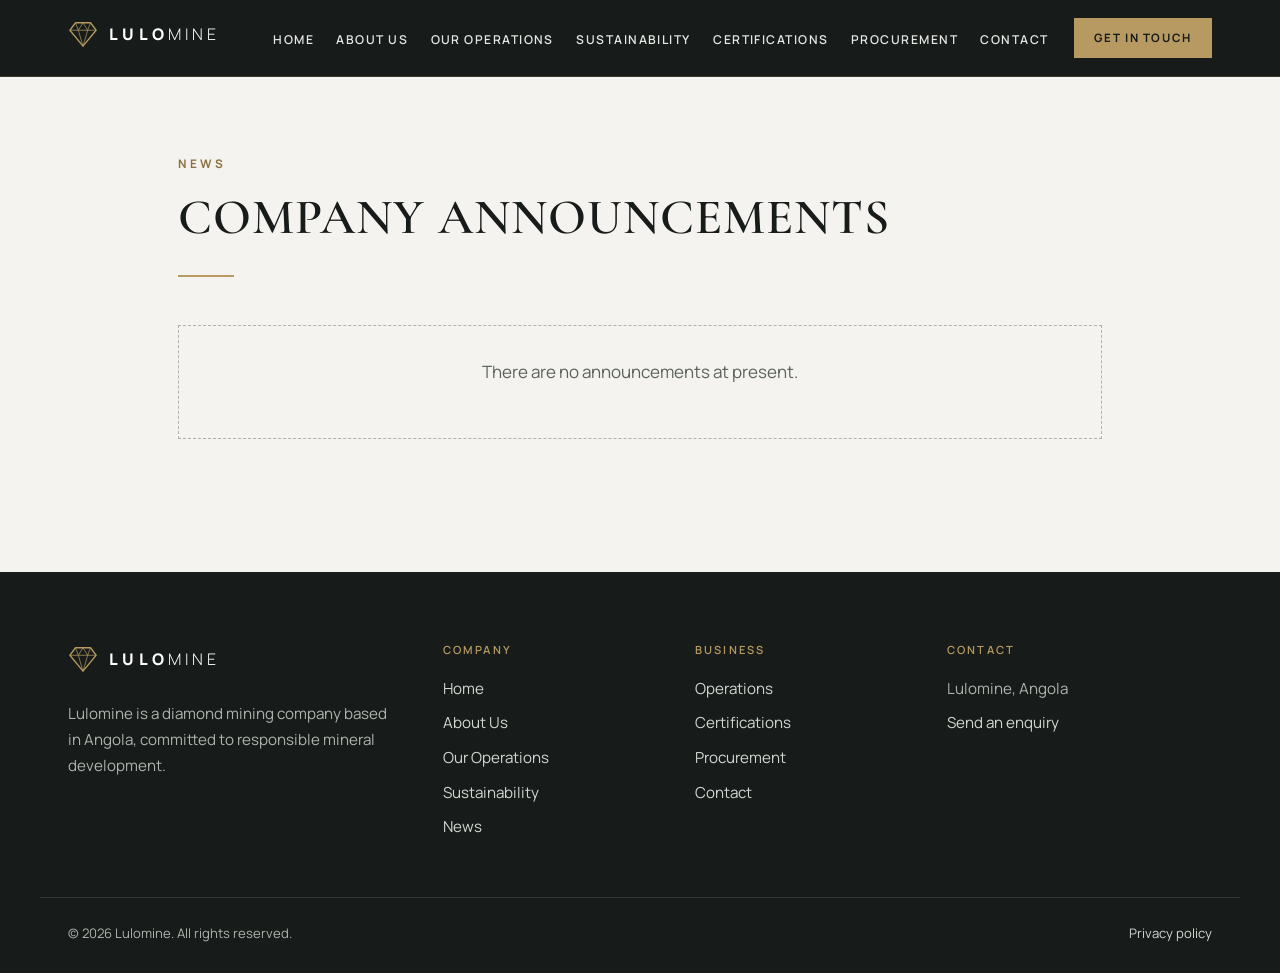
<file: news.html>
<!doctype html>
<html lang="en-GB">
<head>
<meta charset="utf-8">
<meta name="viewport" content="width=device-width, initial-scale=1">
<title>News | Lulomine</title>
<meta name="description" content="Announcements and news from Lulomine.">

<meta property="og:type" content="website"><meta property="og:site_name" content="Lulomine"><meta property="og:title" content="News | Lulomine"><meta property="og:description" content="Announcements and news from Lulomine.">
<meta name="theme-color" content="#171B19">
<link rel="icon" href="favicon.svg" type="image/svg+xml">
<link rel="preconnect" href="https://fonts.googleapis.com"><link rel="preconnect" href="https://fonts.gstatic.com" crossorigin>
<link rel="stylesheet" href="https://fonts.googleapis.com/css2?family=Cormorant+Garamond:wght@500;600&family=Manrope:wght@400;500;600;700;800&display=swap">
<link rel="stylesheet" href="css/site.css?v=1">

</head>
<body class="">
<a class="skip" href="#main">Skip to content</a>
<header class="header" id="top">
  <div class="wrap header__bar">
    <a class="header__logo" href="index.html" aria-label="Lulomine home"><span class="wordmark " aria-label="Lulomine">
  <svg class="wordmark__mark" viewBox="0 0 32 32" aria-hidden="true" focusable="false"><path d="M8 4h16l6 8-14 17L2 12z" fill="none" stroke="currentColor" stroke-width="1.4" stroke-linejoin="round"/><path d="M2 12h28M11 12l5 17 5-17M8 4l3 8 5-8 5 8 3-8" fill="none" stroke="currentColor" stroke-width="1" stroke-linejoin="round" opacity=".75"/></svg>
  <span class="wordmark__text"><b>LULO</b>MINE</span></span></a>
    <button class="header__toggle" type="button" aria-expanded="false" aria-controls="nav"><span>Menu</span></button>
    <nav class="header__nav" id="nav" aria-label="Primary"><ul><li><a href="index.html">Home</a></li><li><a href="about.html">About Us</a></li><li><a href="operations.html">Our Operations</a></li><li><a href="sustainability.html">Sustainability</a></li><li><a href="certifications.html">Certifications</a></li><li><a href="procurement.html">Procurement</a></li><li><a href="contact.html">Contact</a></li></ul><a class="btn btn--gold btn--sm" href="contact.html">Get in Touch</a></nav>
  </div>
</header>
<main id="main"><section class="section section--top"><div class="wrap narrow2"><div class="head"><p class="kicker kicker--dark">News</p><h1 class="h2">COMPANY ANNOUNCEMENTS</h1><div class="rule"></div></div>
  <div class="empty"><p>There are no announcements at present.</p></div></div></section></main>

<footer class="footer">
  <div class="wrap footer__grid">
    <div class="footer__brand"><span class="wordmark wordmark--light" aria-label="Lulomine">
  <svg class="wordmark__mark" viewBox="0 0 32 32" aria-hidden="true" focusable="false"><path d="M8 4h16l6 8-14 17L2 12z" fill="none" stroke="currentColor" stroke-width="1.4" stroke-linejoin="round"/><path d="M2 12h28M11 12l5 17 5-17M8 4l3 8 5-8 5 8 3-8" fill="none" stroke="currentColor" stroke-width="1" stroke-linejoin="round" opacity=".75"/></svg>
  <span class="wordmark__text"><b>LULO</b>MINE</span></span><p>Lulomine is a diamond mining company based in Angola, committed to responsible mineral development.</p></div>
    <nav aria-label="Footer"><h2 class="footer__h">Company</h2><ul><li><a href="index.html">Home</a></li><li><a href="about.html">About Us</a></li><li><a href="operations.html">Our Operations</a></li><li><a href="sustainability.html">Sustainability</a></li><li><a href="news.html">News</a></li></ul></nav>
    <nav aria-label="Business"><h2 class="footer__h">Business</h2><ul><li><a href="operations.html">Operations</a></li><li><a href="certifications.html">Certifications</a></li><li><a href="procurement.html">Procurement</a></li><li><a href="contact.html">Contact</a></li></ul></nav>
    <div><h2 class="footer__h">Contact</h2><ul class="footer__contact">
      <li>Lulomine, Angola</li>
      
      
      
      <li><a href="contact.html">Send an enquiry</a></li>
    </ul></div>
  </div>
  <div class="wrap footer__base"><span>&copy; 2026 Lulomine. All rights reserved.</span><a href="privacy.html">Privacy policy</a></div>
</footer>

<script src="js/site.js?v=1" defer></script>
</body></html>
</file>
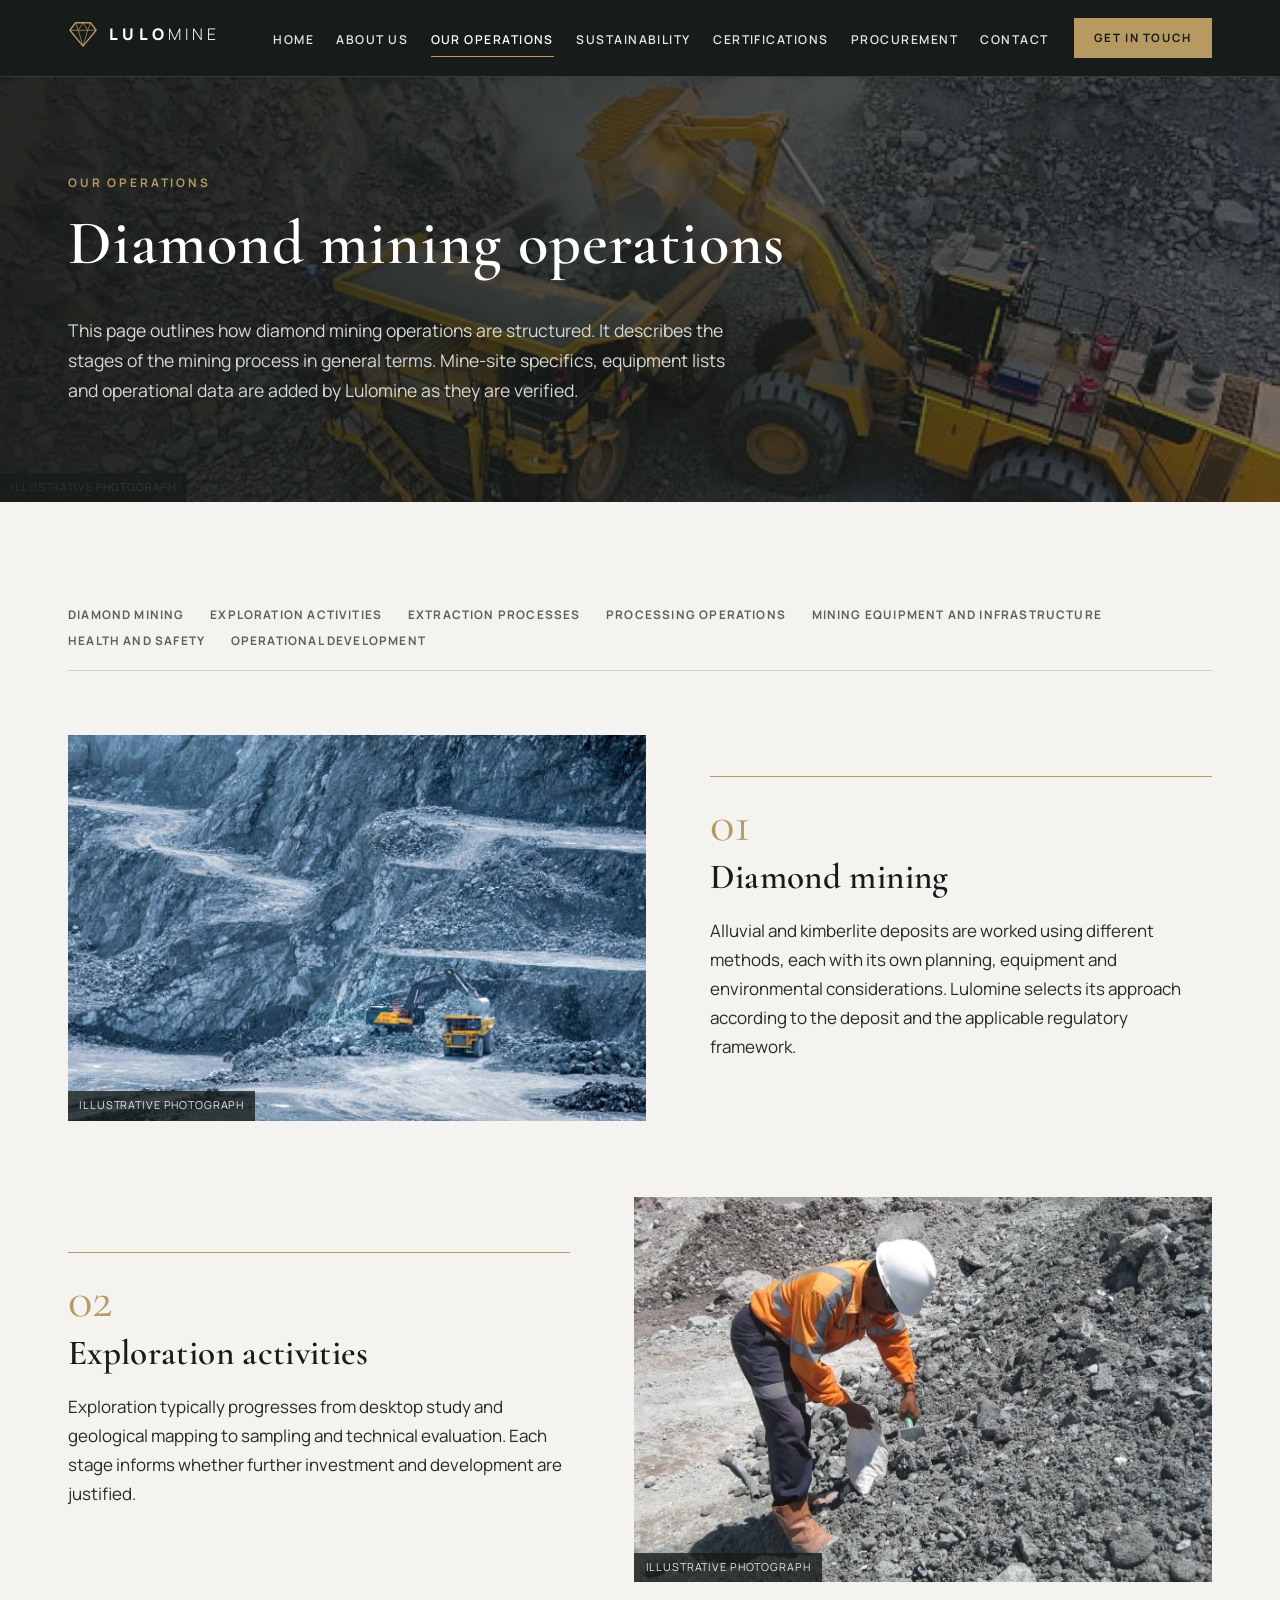
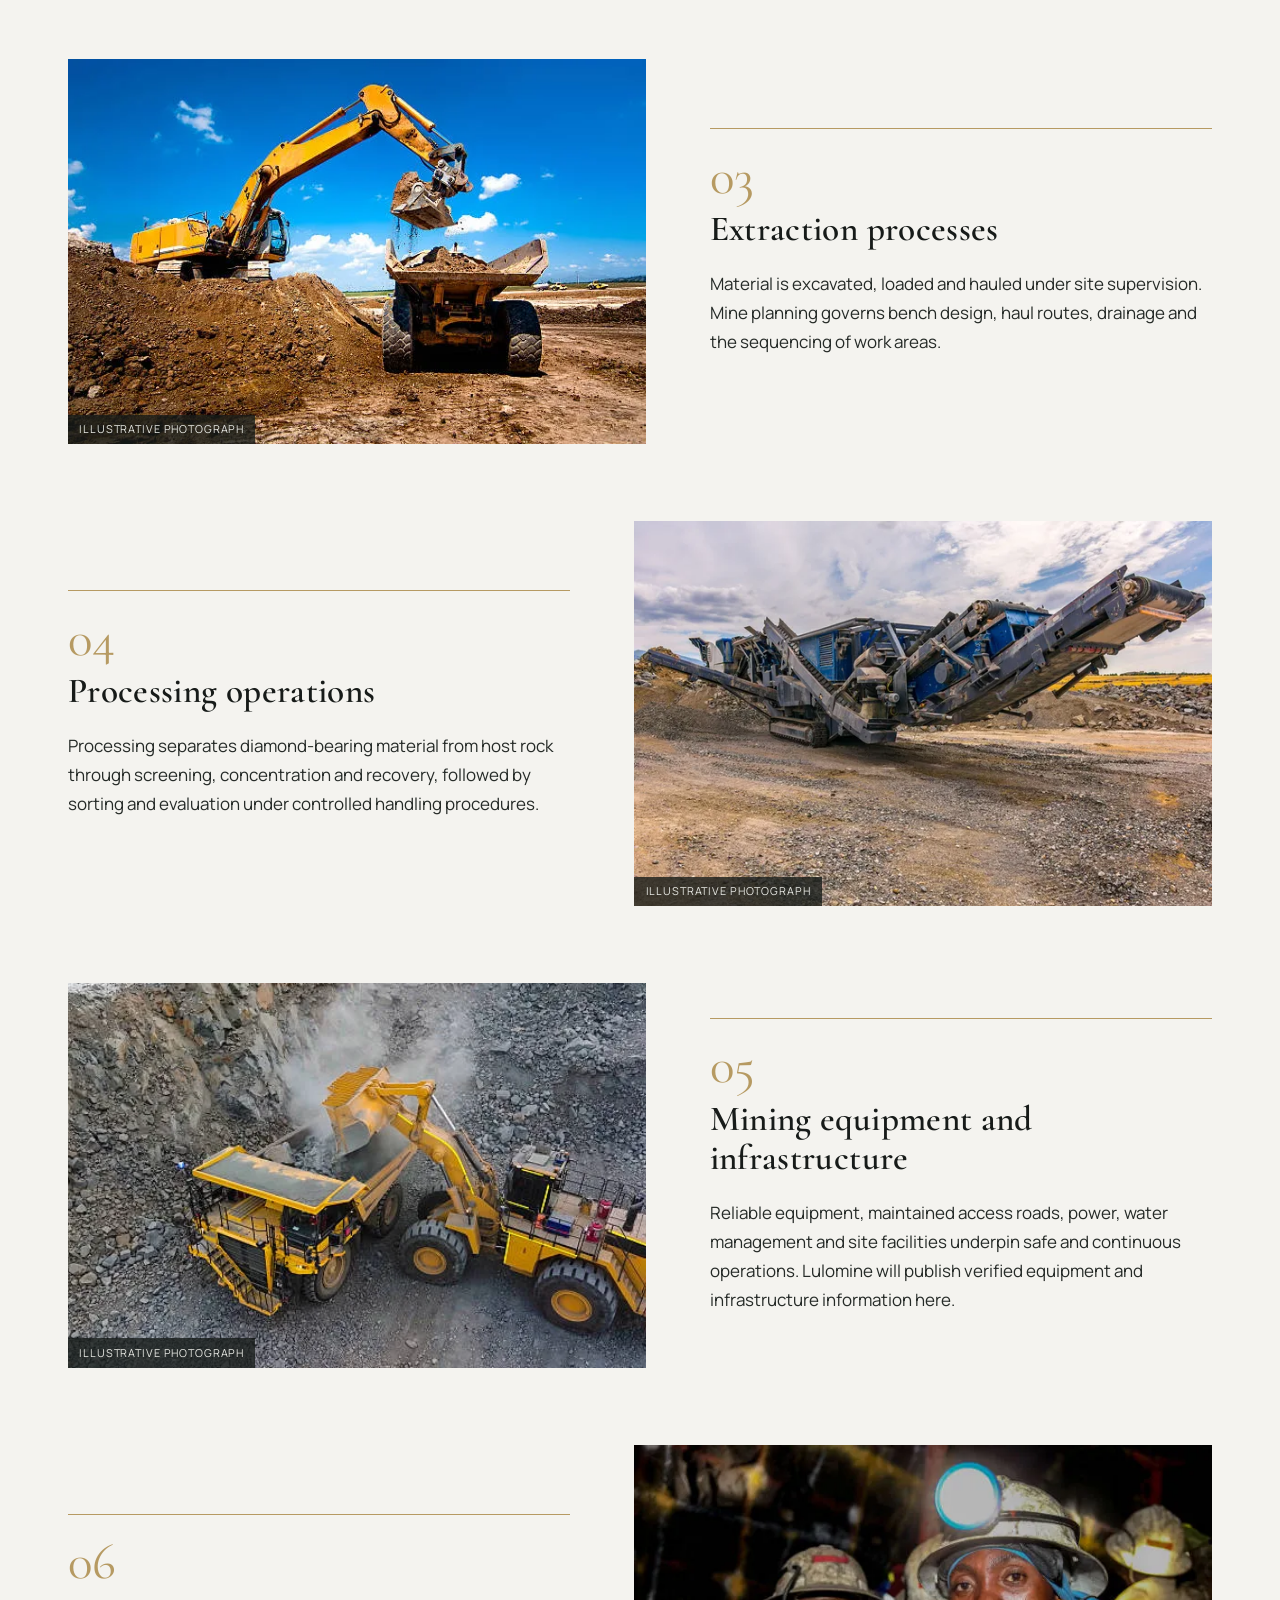
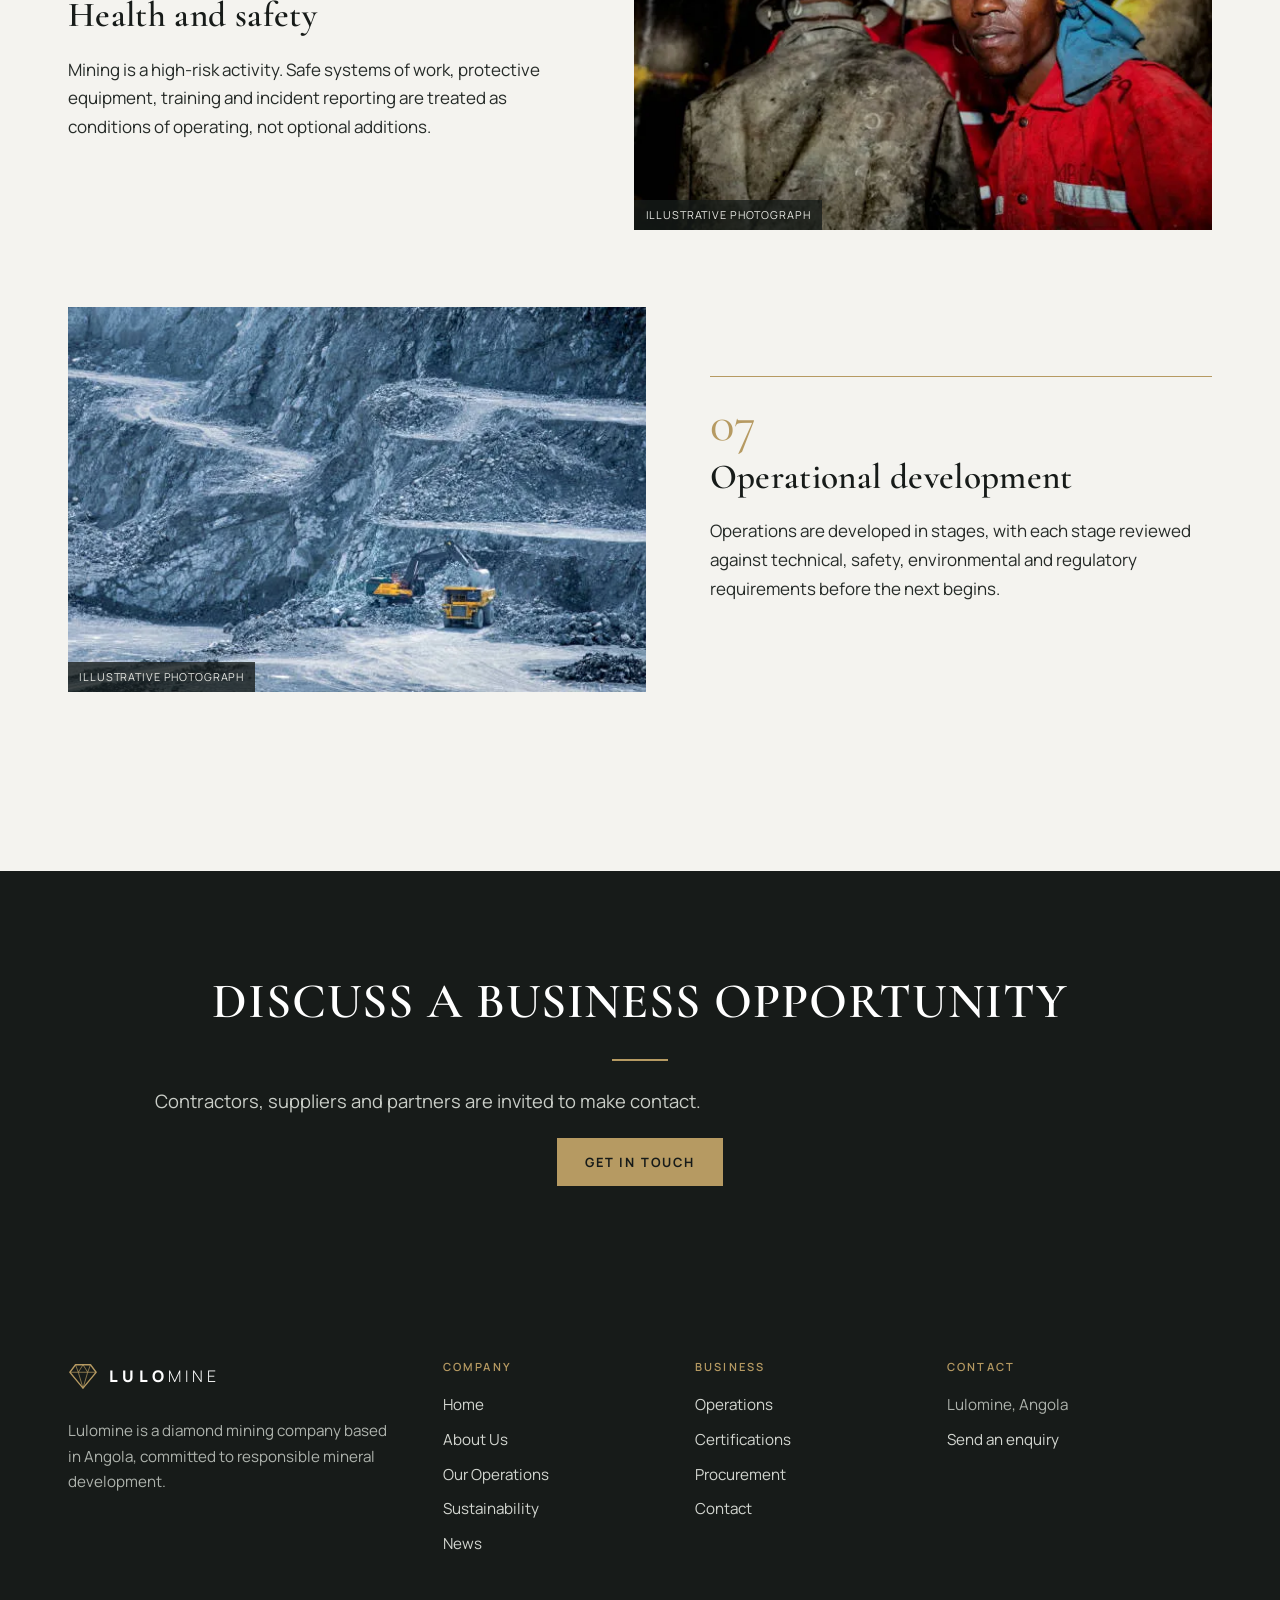
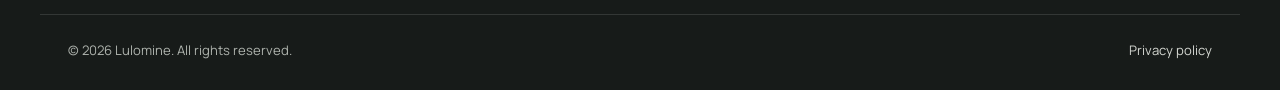
<file: operations.html>
<!doctype html>
<html lang="en-GB">
<head>
<meta charset="utf-8">
<meta name="viewport" content="width=device-width, initial-scale=1">
<title>Diamond Mining Operations | Lulomine Angola</title>
<meta name="description" content="Diamond exploration, mining and extraction, processing and operational development: how Lulomine approaches diamond mining operations in Angola.">

<meta property="og:type" content="website"><meta property="og:site_name" content="Lulomine"><meta property="og:title" content="Diamond Mining Operations | Lulomine Angola"><meta property="og:description" content="Diamond exploration, mining and extraction, processing and operational development: how Lulomine approaches diamond mining operations in Angola.">
<meta name="theme-color" content="#171B19">
<link rel="icon" href="favicon.svg" type="image/svg+xml">
<link rel="preconnect" href="https://fonts.googleapis.com"><link rel="preconnect" href="https://fonts.gstatic.com" crossorigin>
<link rel="stylesheet" href="https://fonts.googleapis.com/css2?family=Cormorant+Garamond:wght@500;600&family=Manrope:wght@400;500;600;700;800&display=swap">
<link rel="stylesheet" href="css/site.css?v=1">

</head>
<body class="">
<a class="skip" href="#main">Skip to content</a>
<header class="header" id="top">
  <div class="wrap header__bar">
    <a class="header__logo" href="index.html" aria-label="Lulomine home"><span class="wordmark " aria-label="Lulomine">
  <svg class="wordmark__mark" viewBox="0 0 32 32" aria-hidden="true" focusable="false"><path d="M8 4h16l6 8-14 17L2 12z" fill="none" stroke="currentColor" stroke-width="1.4" stroke-linejoin="round"/><path d="M2 12h28M11 12l5 17 5-17M8 4l3 8 5-8 5 8 3-8" fill="none" stroke="currentColor" stroke-width="1" stroke-linejoin="round" opacity=".75"/></svg>
  <span class="wordmark__text"><b>LULO</b>MINE</span></span></a>
    <button class="header__toggle" type="button" aria-expanded="false" aria-controls="nav"><span>Menu</span></button>
    <nav class="header__nav" id="nav" aria-label="Primary"><ul><li><a href="index.html">Home</a></li><li><a href="about.html">About Us</a></li><li><a href="operations.html" aria-current="page">Our Operations</a></li><li><a href="sustainability.html">Sustainability</a></li><li><a href="certifications.html">Certifications</a></li><li><a href="procurement.html">Procurement</a></li><li><a href="contact.html">Contact</a></li></ul><a class="btn btn--gold btn--sm" href="contact.html">Get in Touch</a></nav>
  </div>
</header>
<main id="main"><section class="banner banner--img">
  <div class="banner__media"><figure class="photo banner__photo" style="aspect-ratio:21/9"><img src="media/banner_operations-eaaecf3e-640.webp" srcset="media/banner_operations-eaaecf3e-640.webp 640w" sizes="100vw" alt="Wheel loader tipping rock into a haul truck in an open-pit mine, seen from above" width="640" height="360" fetchpriority="high" decoding="async"><figcaption class="photo__cap">Illustrative photograph</figcaption></figure></div>
  <div class="banner__shade"></div>
  <div class="wrap banner__inner"><p class="kicker">Our operations</p><h1>Diamond mining operations</h1><p class="banner__lead">This page outlines how diamond mining operations are structured. It describes the stages of the mining process in general terms. Mine-site specifics, equipment lists and operational data are added by Lulomine as they are verified.</p></div>
</section>
<section class="section"><div class="wrap">
  <nav class="jump" aria-label="On this page"><a href="#mining">Diamond mining</a><a href="#exploration">Exploration activities</a><a href="#extraction">Extraction processes</a><a href="#processing">Processing operations</a><a href="#equipment">Mining equipment and infrastructure</a><a href="#safety">Health and safety</a><a href="#development">Operational development</a></nav>
  <article class="feature feature--lg" id="mining"><div class="feature__media"><figure class="photo" style="aspect-ratio:3/2"><img src="media/ops_mining-be6317f9-640.webp" srcset="media/ops_mining-be6317f9-640.webp 640w" sizes="(min-width: 900px) 50vw, 100vw" alt="Terraced open-pit mine with an excavator and haul truck on the pit floor" width="640" height="393" loading="lazy" decoding="async"><figcaption class="photo__cap">Illustrative photograph</figcaption></figure></div><div class="feature__text"><span class="num">01</span><h2 class="h3">Diamond mining</h2><p>Alluvial and kimberlite deposits are worked using different methods, each with its own planning, equipment and environmental considerations. Lulomine selects its approach according to the deposit and the applicable regulatory framework.</p>
  </div></article><article class="feature feature--lg feature--rev" id="exploration"><div class="feature__media"><figure class="photo" style="aspect-ratio:3/2"><img src="media/ops_exploration-5acc5b2e-640.webp" srcset="media/ops_exploration-5acc5b2e-640.webp 640w" sizes="(min-width: 900px) 50vw, 100vw" alt="Geologist in hi-vis clothing and white hard hat collecting a rock sample from broken ore" width="640" height="480" loading="lazy" decoding="async"><figcaption class="photo__cap">Illustrative photograph</figcaption></figure></div><div class="feature__text"><span class="num">02</span><h2 class="h3">Exploration activities</h2><p>Exploration typically progresses from desktop study and geological mapping to sampling and technical evaluation. Each stage informs whether further investment and development are justified.</p>
  </div></article><article class="feature feature--lg" id="extraction"><div class="feature__media"><figure class="photo" style="aspect-ratio:3/2"><img src="media/ops_extraction-64438580-640.webp" srcset="media/ops_extraction-64438580-640.webp 640w" sizes="(min-width: 900px) 50vw, 100vw" alt="Yellow excavator loading earth into an articulated dump truck at an open mining site under a blue sky" width="640" height="426" loading="lazy" decoding="async"><figcaption class="photo__cap">Illustrative photograph</figcaption></figure></div><div class="feature__text"><span class="num">03</span><h2 class="h3">Extraction processes</h2><p>Material is excavated, loaded and hauled under site supervision. Mine planning governs bench design, haul routes, drainage and the sequencing of work areas.</p>
  </div></article><article class="feature feature--lg feature--rev" id="processing"><div class="feature__media"><figure class="photo" style="aspect-ratio:3/2"><img src="media/ops_processing-f4b21f61-640.webp" srcset="media/ops_processing-f4b21f61-640.webp 640w" sizes="(min-width: 900px) 50vw, 100vw" alt="Mobile crushing and screening plant with conveyors on a quarry floor" width="640" height="458" loading="lazy" decoding="async"><figcaption class="photo__cap">Illustrative photograph</figcaption></figure></div><div class="feature__text"><span class="num">04</span><h2 class="h3">Processing operations</h2><p>Processing separates diamond-bearing material from host rock through screening, concentration and recovery, followed by sorting and evaluation under controlled handling procedures.</p>
  </div></article><article class="feature feature--lg" id="equipment"><div class="feature__media"><figure class="photo" style="aspect-ratio:3/2"><img src="media/ops_equipment-90d856d2-640.webp" srcset="media/ops_equipment-90d856d2-640.webp 640w" sizes="(min-width: 900px) 50vw, 100vw" alt="Wheel loader tipping rock into a haul truck in an open-pit mine, seen from above" width="640" height="360" loading="lazy" decoding="async"><figcaption class="photo__cap">Illustrative photograph</figcaption></figure></div><div class="feature__text"><span class="num">05</span><h2 class="h3">Mining equipment and infrastructure</h2><p>Reliable equipment, maintained access roads, power, water management and site facilities underpin safe and continuous operations. Lulomine will publish verified equipment and infrastructure information here.</p>
  </div></article><article class="feature feature--lg feature--rev" id="safety"><div class="feature__media"><figure class="photo" style="aspect-ratio:3/2"><img src="media/ops_safety-e3160121-640.webp" srcset="media/ops_safety-e3160121-640.webp 640w" sizes="(min-width: 900px) 50vw, 100vw" alt="Miners in hard hats with headlamps and red overalls underground" width="640" height="427" loading="lazy" decoding="async"><figcaption class="photo__cap">Illustrative photograph</figcaption></figure></div><div class="feature__text"><span class="num">06</span><h2 class="h3">Health and safety</h2><p>Mining is a high-risk activity. Safe systems of work, protective equipment, training and incident reporting are treated as conditions of operating, not optional additions.</p>
  </div></article><article class="feature feature--lg" id="development"><div class="feature__media"><figure class="photo" style="aspect-ratio:3/2"><img src="media/ops_development-0df47d00-640.webp" srcset="media/ops_development-0df47d00-640.webp 640w" sizes="(min-width: 900px) 50vw, 100vw" alt="Terraced open-pit mine with an excavator and haul truck on the pit floor" width="640" height="393" loading="lazy" decoding="async"><figcaption class="photo__cap">Illustrative photograph</figcaption></figure></div><div class="feature__text"><span class="num">07</span><h2 class="h3">Operational development</h2><p>Operations are developed in stages, with each stage reviewed against technical, safety, environmental and regulatory requirements before the next begins.</p>
  </div></article>
</div></section>
<section class="section section--charcoal"><div class="wrap center"><h2 class="h2 h2--light">DISCUSS A BUSINESS OPPORTUNITY</h2><div class="rule rule--center"></div><p class="lead lead--light">Contractors, suppliers and partners are invited to make contact.</p><a class="btn btn--gold" href="contact.html">Get in Touch</a></div></section></main>

<footer class="footer">
  <div class="wrap footer__grid">
    <div class="footer__brand"><span class="wordmark wordmark--light" aria-label="Lulomine">
  <svg class="wordmark__mark" viewBox="0 0 32 32" aria-hidden="true" focusable="false"><path d="M8 4h16l6 8-14 17L2 12z" fill="none" stroke="currentColor" stroke-width="1.4" stroke-linejoin="round"/><path d="M2 12h28M11 12l5 17 5-17M8 4l3 8 5-8 5 8 3-8" fill="none" stroke="currentColor" stroke-width="1" stroke-linejoin="round" opacity=".75"/></svg>
  <span class="wordmark__text"><b>LULO</b>MINE</span></span><p>Lulomine is a diamond mining company based in Angola, committed to responsible mineral development.</p></div>
    <nav aria-label="Footer"><h2 class="footer__h">Company</h2><ul><li><a href="index.html">Home</a></li><li><a href="about.html">About Us</a></li><li><a href="operations.html">Our Operations</a></li><li><a href="sustainability.html">Sustainability</a></li><li><a href="news.html">News</a></li></ul></nav>
    <nav aria-label="Business"><h2 class="footer__h">Business</h2><ul><li><a href="operations.html">Operations</a></li><li><a href="certifications.html">Certifications</a></li><li><a href="procurement.html">Procurement</a></li><li><a href="contact.html">Contact</a></li></ul></nav>
    <div><h2 class="footer__h">Contact</h2><ul class="footer__contact">
      <li>Lulomine, Angola</li>
      
      
      
      <li><a href="contact.html">Send an enquiry</a></li>
    </ul></div>
  </div>
  <div class="wrap footer__base"><span>&copy; 2026 Lulomine. All rights reserved.</span><a href="privacy.html">Privacy policy</a></div>
</footer>

<script src="js/site.js?v=1" defer></script>
</body></html>
</file>
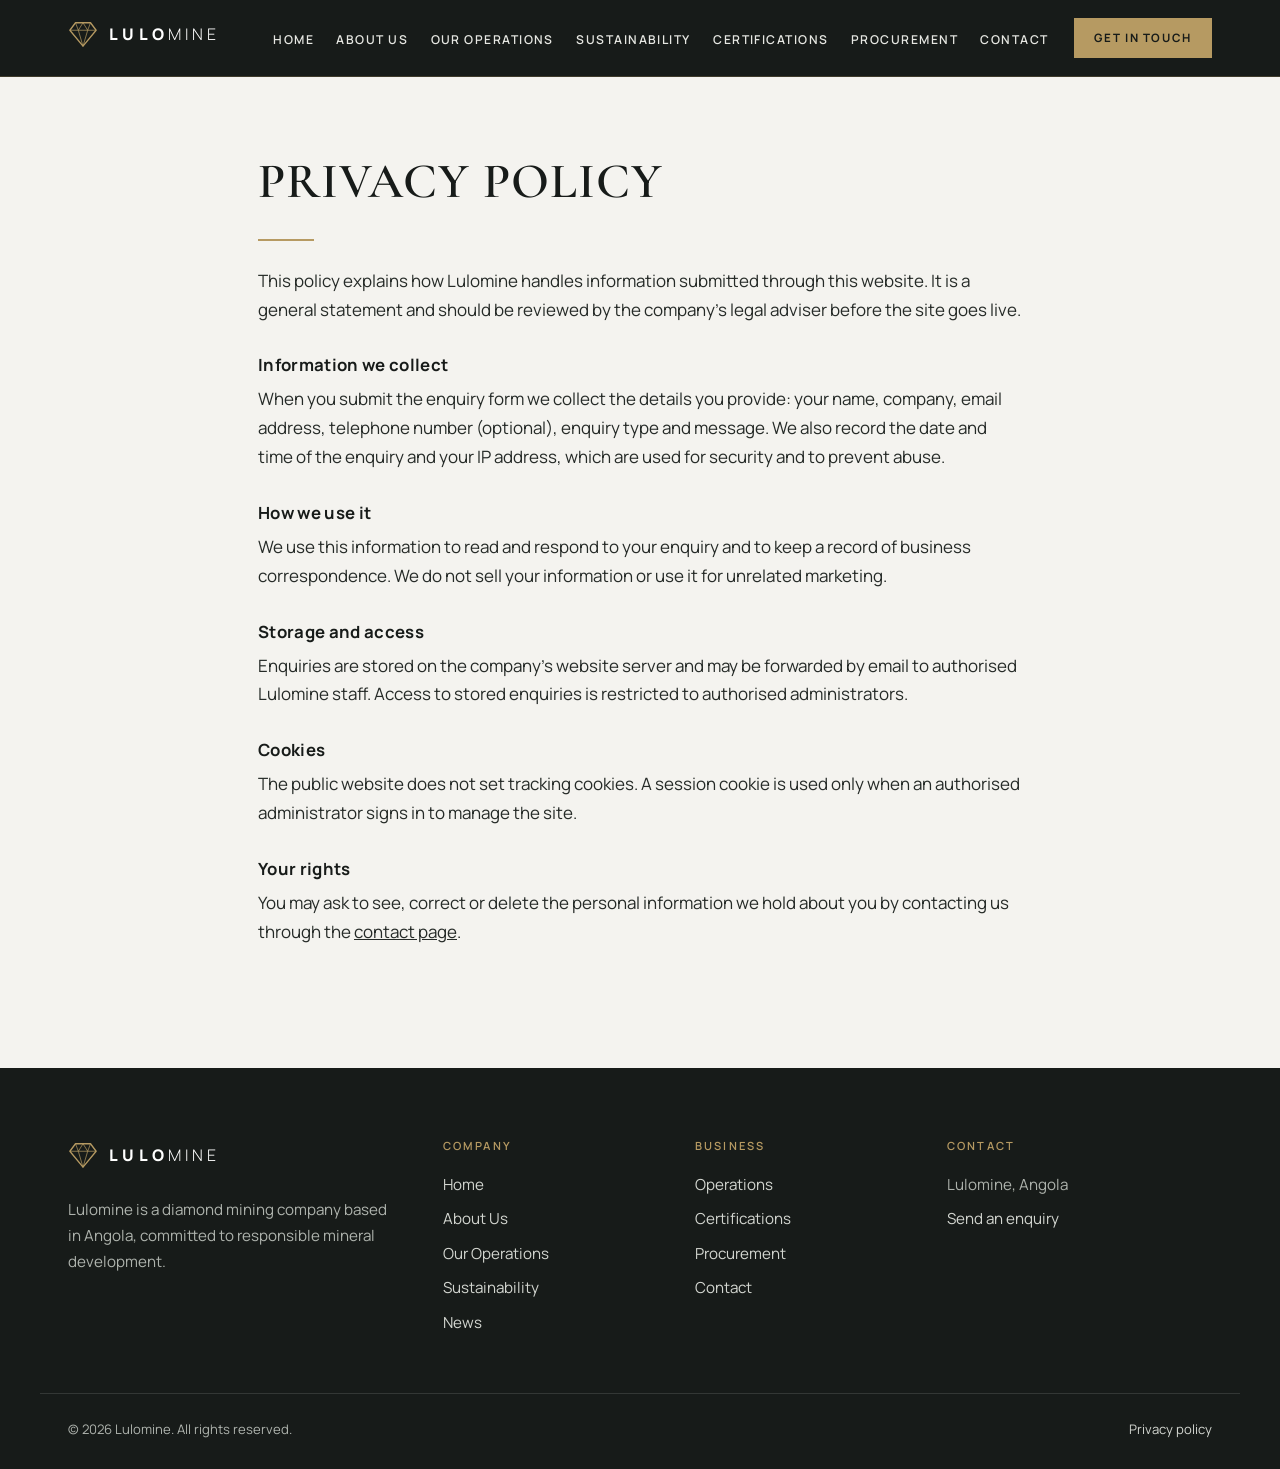
<file: privacy.html>
<!doctype html>
<html lang="en-GB">
<head>
<meta charset="utf-8">
<meta name="viewport" content="width=device-width, initial-scale=1">
<title>Privacy Policy | Lulomine</title>
<meta name="description" content="How Lulomine handles information submitted through its website.">

<meta property="og:type" content="website"><meta property="og:site_name" content="Lulomine"><meta property="og:title" content="Privacy Policy | Lulomine"><meta property="og:description" content="How Lulomine handles information submitted through its website.">
<meta name="theme-color" content="#171B19">
<link rel="icon" href="favicon.svg" type="image/svg+xml">
<link rel="preconnect" href="https://fonts.googleapis.com"><link rel="preconnect" href="https://fonts.gstatic.com" crossorigin>
<link rel="stylesheet" href="https://fonts.googleapis.com/css2?family=Cormorant+Garamond:wght@500;600&family=Manrope:wght@400;500;600;700;800&display=swap">
<link rel="stylesheet" href="css/site.css?v=1">

</head>
<body class="">
<a class="skip" href="#main">Skip to content</a>
<header class="header" id="top">
  <div class="wrap header__bar">
    <a class="header__logo" href="index.html" aria-label="Lulomine home"><span class="wordmark " aria-label="Lulomine">
  <svg class="wordmark__mark" viewBox="0 0 32 32" aria-hidden="true" focusable="false"><path d="M8 4h16l6 8-14 17L2 12z" fill="none" stroke="currentColor" stroke-width="1.4" stroke-linejoin="round"/><path d="M2 12h28M11 12l5 17 5-17M8 4l3 8 5-8 5 8 3-8" fill="none" stroke="currentColor" stroke-width="1" stroke-linejoin="round" opacity=".75"/></svg>
  <span class="wordmark__text"><b>LULO</b>MINE</span></span></a>
    <button class="header__toggle" type="button" aria-expanded="false" aria-controls="nav"><span>Menu</span></button>
    <nav class="header__nav" id="nav" aria-label="Primary"><ul><li><a href="index.html">Home</a></li><li><a href="about.html">About Us</a></li><li><a href="operations.html">Our Operations</a></li><li><a href="sustainability.html">Sustainability</a></li><li><a href="certifications.html">Certifications</a></li><li><a href="procurement.html">Procurement</a></li><li><a href="contact.html">Contact</a></li></ul><a class="btn btn--gold btn--sm" href="contact.html">Get in Touch</a></nav>
  </div>
</header>
<main id="main"><section class="section section--top"><div class="wrap narrow"><h1 class="h2">PRIVACY POLICY</h1><div class="rule"></div><div class="prose">
  <p>This policy explains how Lulomine handles information submitted through this website. It is a general statement and should be reviewed by the company's legal adviser before the site goes live.</p>
  <h2 class="h4">Information we collect</h2>
  <p>When you submit the enquiry form we collect the details you provide: your name, company, email address, telephone number (optional), enquiry type and message. We also record the date and time of the enquiry and your IP address, which are used for security and to prevent abuse.</p>
  <h2 class="h4">How we use it</h2>
  <p>We use this information to read and respond to your enquiry and to keep a record of business correspondence. We do not sell your information or use it for unrelated marketing.</p>
  <h2 class="h4">Storage and access</h2>
  <p>Enquiries are stored on the company's website server and may be forwarded by email to authorised Lulomine staff. Access to stored enquiries is restricted to authorised administrators.</p>
  <h2 class="h4">Cookies</h2>
  <p>The public website does not set tracking cookies. A session cookie is used only when an authorised administrator signs in to manage the site.</p>
  <h2 class="h4">Your rights</h2>
  <p>You may ask to see, correct or delete the personal information we hold about you by contacting us through the <a href="contact.html">contact page</a>.</p>
  </div></div></section></main>

<footer class="footer">
  <div class="wrap footer__grid">
    <div class="footer__brand"><span class="wordmark wordmark--light" aria-label="Lulomine">
  <svg class="wordmark__mark" viewBox="0 0 32 32" aria-hidden="true" focusable="false"><path d="M8 4h16l6 8-14 17L2 12z" fill="none" stroke="currentColor" stroke-width="1.4" stroke-linejoin="round"/><path d="M2 12h28M11 12l5 17 5-17M8 4l3 8 5-8 5 8 3-8" fill="none" stroke="currentColor" stroke-width="1" stroke-linejoin="round" opacity=".75"/></svg>
  <span class="wordmark__text"><b>LULO</b>MINE</span></span><p>Lulomine is a diamond mining company based in Angola, committed to responsible mineral development.</p></div>
    <nav aria-label="Footer"><h2 class="footer__h">Company</h2><ul><li><a href="index.html">Home</a></li><li><a href="about.html">About Us</a></li><li><a href="operations.html">Our Operations</a></li><li><a href="sustainability.html">Sustainability</a></li><li><a href="news.html">News</a></li></ul></nav>
    <nav aria-label="Business"><h2 class="footer__h">Business</h2><ul><li><a href="operations.html">Operations</a></li><li><a href="certifications.html">Certifications</a></li><li><a href="procurement.html">Procurement</a></li><li><a href="contact.html">Contact</a></li></ul></nav>
    <div><h2 class="footer__h">Contact</h2><ul class="footer__contact">
      <li>Lulomine, Angola</li>
      
      
      
      <li><a href="contact.html">Send an enquiry</a></li>
    </ul></div>
  </div>
  <div class="wrap footer__base"><span>&copy; 2026 Lulomine. All rights reserved.</span><a href="privacy.html">Privacy policy</a></div>
</footer>

<script src="js/site.js?v=1" defer></script>
</body></html>
</file>
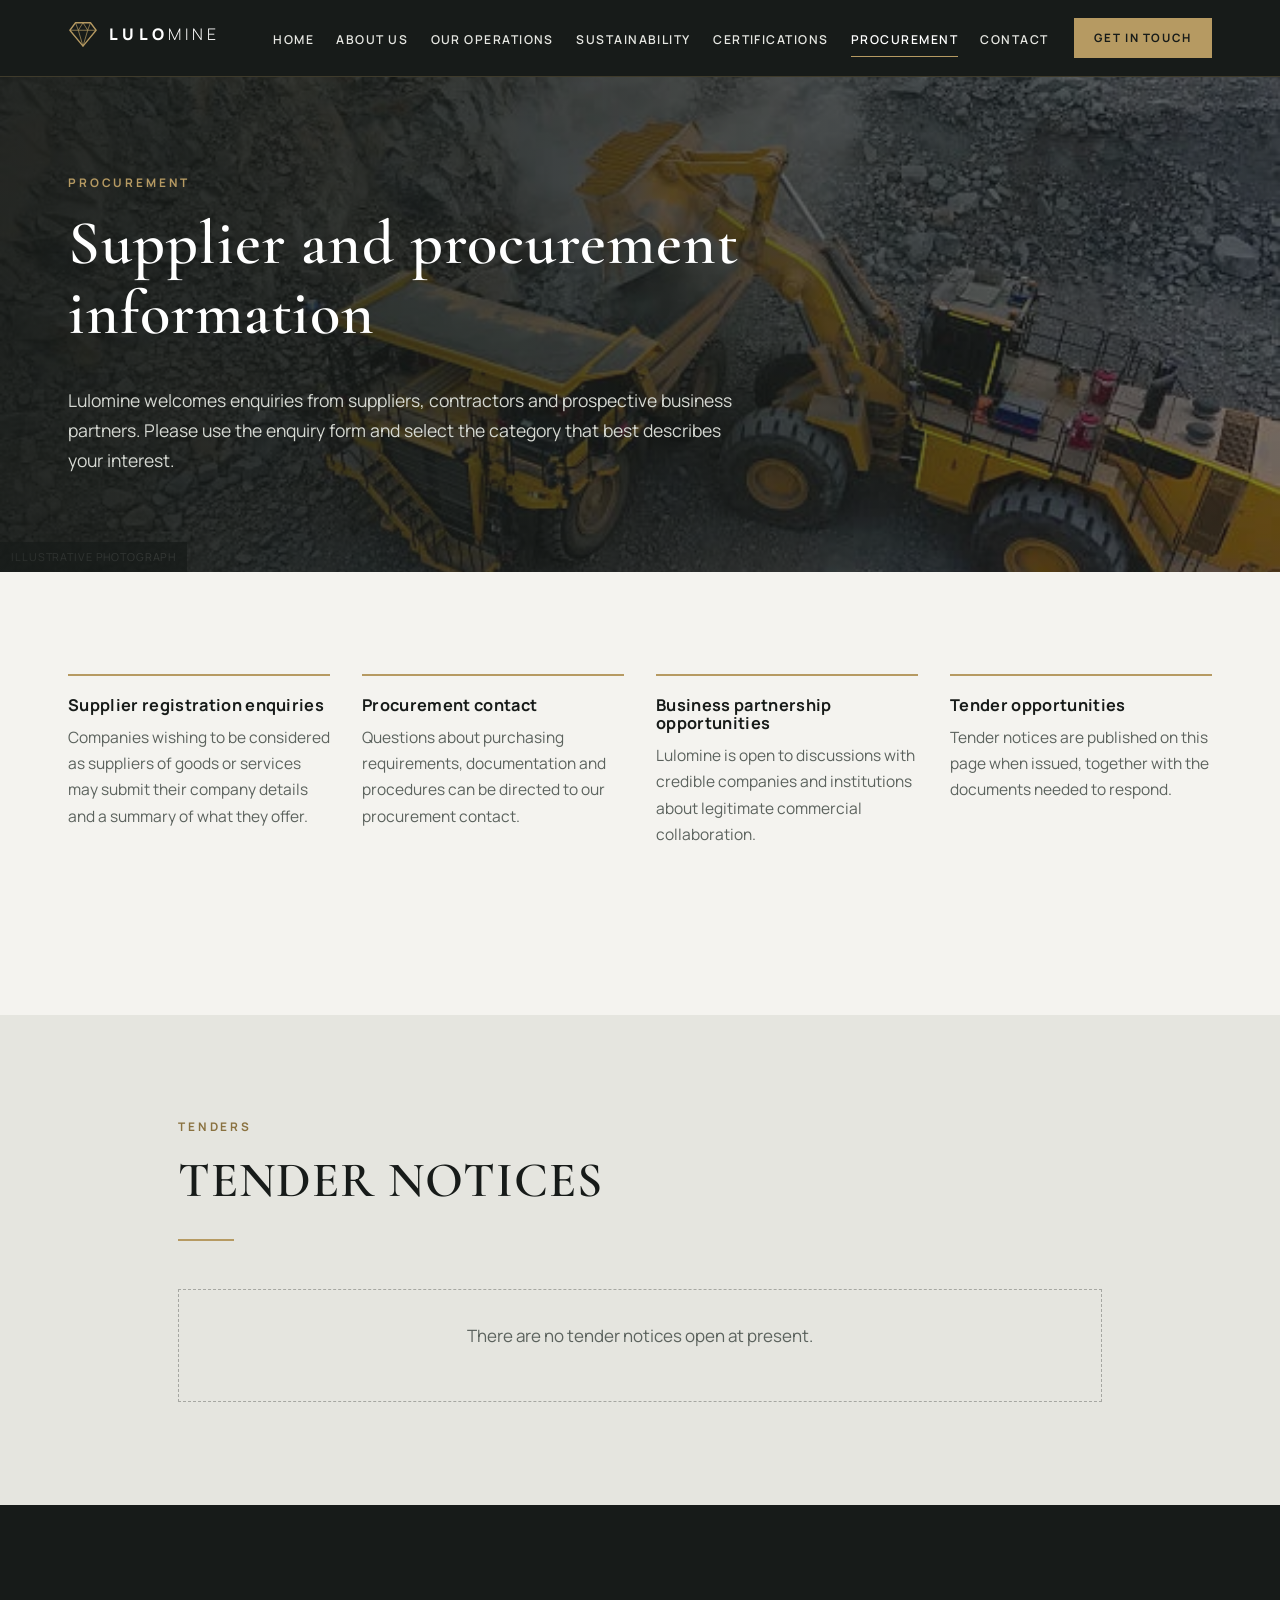
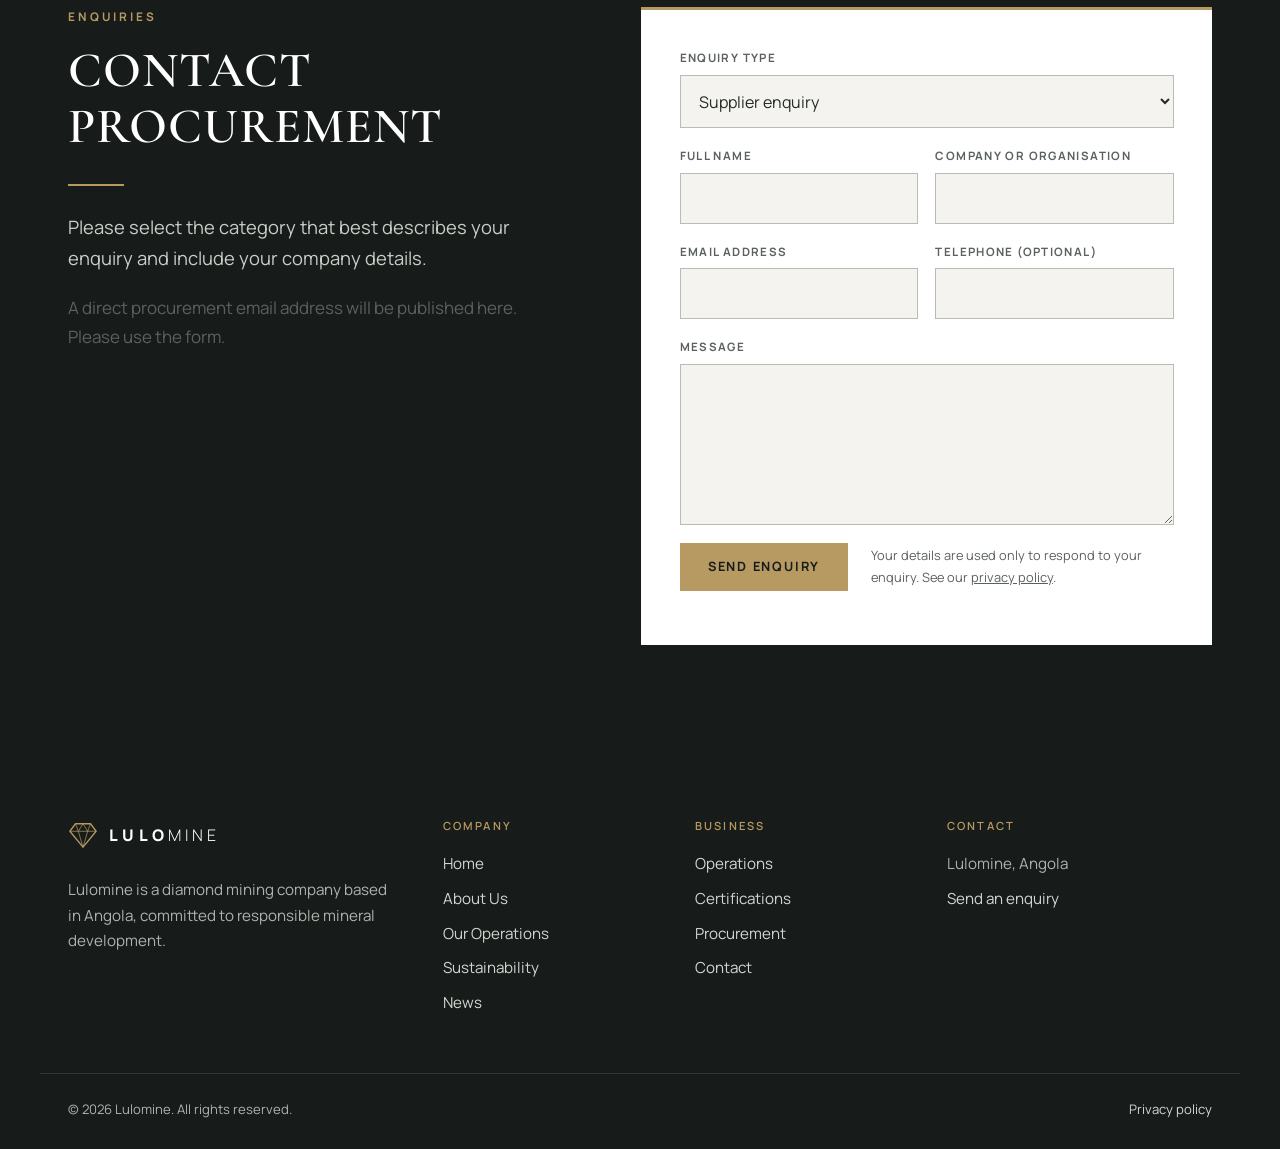
<file: procurement.html>
<!doctype html>
<html lang="en-GB">
<head>
<meta charset="utf-8">
<meta name="viewport" content="width=device-width, initial-scale=1">
<title>Supplier and Procurement Information | Lulomine Angola</title>
<meta name="description" content="Supplier, contractor, procurement and tender information for businesses wishing to work with Lulomine in Angola.">

<meta property="og:type" content="website"><meta property="og:site_name" content="Lulomine"><meta property="og:title" content="Supplier and Procurement Information | Lulomine Angola"><meta property="og:description" content="Supplier, contractor, procurement and tender information for businesses wishing to work with Lulomine in Angola.">
<meta name="theme-color" content="#171B19">
<link rel="icon" href="favicon.svg" type="image/svg+xml">
<link rel="preconnect" href="https://fonts.googleapis.com"><link rel="preconnect" href="https://fonts.gstatic.com" crossorigin>
<link rel="stylesheet" href="https://fonts.googleapis.com/css2?family=Cormorant+Garamond:wght@500;600&family=Manrope:wght@400;500;600;700;800&display=swap">
<link rel="stylesheet" href="css/site.css?v=1">

</head>
<body class="">
<a class="skip" href="#main">Skip to content</a>
<header class="header" id="top">
  <div class="wrap header__bar">
    <a class="header__logo" href="index.html" aria-label="Lulomine home"><span class="wordmark " aria-label="Lulomine">
  <svg class="wordmark__mark" viewBox="0 0 32 32" aria-hidden="true" focusable="false"><path d="M8 4h16l6 8-14 17L2 12z" fill="none" stroke="currentColor" stroke-width="1.4" stroke-linejoin="round"/><path d="M2 12h28M11 12l5 17 5-17M8 4l3 8 5-8 5 8 3-8" fill="none" stroke="currentColor" stroke-width="1" stroke-linejoin="round" opacity=".75"/></svg>
  <span class="wordmark__text"><b>LULO</b>MINE</span></span></a>
    <button class="header__toggle" type="button" aria-expanded="false" aria-controls="nav"><span>Menu</span></button>
    <nav class="header__nav" id="nav" aria-label="Primary"><ul><li><a href="index.html">Home</a></li><li><a href="about.html">About Us</a></li><li><a href="operations.html">Our Operations</a></li><li><a href="sustainability.html">Sustainability</a></li><li><a href="certifications.html">Certifications</a></li><li><a href="procurement.html" aria-current="page">Procurement</a></li><li><a href="contact.html">Contact</a></li></ul><a class="btn btn--gold btn--sm" href="contact.html">Get in Touch</a></nav>
  </div>
</header>
<main id="main"><section class="banner banner--img">
  <div class="banner__media"><figure class="photo banner__photo" style="aspect-ratio:21/9"><img src="media/banner_procurement-49fcbb55-640.webp" srcset="media/banner_procurement-49fcbb55-640.webp 640w" sizes="100vw" alt="Wheel loader tipping rock into a haul truck in an open-pit mine, seen from above" width="640" height="360" fetchpriority="high" decoding="async"><figcaption class="photo__cap">Illustrative photograph</figcaption></figure></div>
  <div class="banner__shade"></div>
  <div class="wrap banner__inner"><p class="kicker">Procurement</p><h1>Supplier and procurement information</h1><p class="banner__lead">Lulomine welcomes enquiries from suppliers, contractors and prospective business partners. Please use the enquiry form and select the category that best describes your interest.</p></div>
</section>
<section class="section"><div class="wrap">
  <div class="cols4"><div class="col"><h2 class="h4">Supplier registration enquiries</h2><p>Companies wishing to be considered as suppliers of goods or services may submit their company details and a summary of what they offer.</p></div><div class="col"><h2 class="h4">Procurement contact</h2><p>Questions about purchasing requirements, documentation and procedures can be directed to our procurement contact.</p></div><div class="col"><h2 class="h4">Business partnership opportunities</h2><p>Lulomine is open to discussions with credible companies and institutions about legitimate commercial collaboration.</p></div><div class="col"><h2 class="h4">Tender opportunities</h2><p>Tender notices are published on this page when issued, together with the documents needed to respond.</p></div></div>
</div></section>
<section class="section section--stone" id="tenders"><div class="wrap narrow2">
  <div class="head"><p class="kicker kicker--dark">Tenders</p><h2 class="h2">TENDER NOTICES</h2><div class="rule"></div></div>
  <div class="empty"><p>There are no tender notices open at present.</p></div>
</div></section>
<section class="section section--charcoal" id="enquire"><div class="wrap contactgrid">
  <div><p class="kicker">Enquiries</p><h2 class="h2 h2--light">CONTACT PROCUREMENT</h2><div class="rule"></div>
    <p class="lead lead--light">Please select the category that best describes your enquiry and include your company details.</p>
    <p class="muted">A direct procurement email address will be published here. Please use the form.</p></div>
  <div class="formwrap"><form class="form" id="enquiry" method="post" action="FORM_ENDPOINT_NOT_SET" novalidate>
  
  <div class="form__row">
    <label>Enquiry type<select name="type" required><option value="general">General enquiry</option><option value="investor">Investor or institutional enquiry</option><option value="supplier" selected>Supplier enquiry</option><option value="procurement">Procurement enquiry</option><option value="contractor">Contractor enquiry</option><option value="partnership">Business partnership</option><option value="tender">Tender enquiry</option><option value="media">Media enquiry</option></select></label>
  </div>
  <div class="form__row form__row--2">
    <label>Full name<input name="name" type="text" autocomplete="name" required maxlength="120"></label>
    <label>Company or organisation<input name="company" type="text" autocomplete="organization" maxlength="160"></label>
  </div>
  <div class="form__row form__row--2">
    <label>Email address<input name="email" type="email" autocomplete="email" required maxlength="200"></label>
    <label>Telephone (optional)<input name="phone" type="tel" autocomplete="tel" maxlength="40"></label>
  </div>
  <div class="form__row"><label>Message<textarea name="message" rows="6" required minlength="10" maxlength="5000"></textarea></label></div>
  <div class="hp" aria-hidden="true"><label>Leave this field empty<input name="website" type="text" tabindex="-1" autocomplete="off"></label></div>
  
  <div class="form__foot"><button class="btn btn--gold" type="submit">Send enquiry</button><p class="form__note">Your details are used only to respond to your enquiry. See our <a href="privacy.html">privacy policy</a>.</p></div>
  <p class="form__status" role="status" aria-live="polite"></p>
</form></div>
</div></section></main>

<footer class="footer">
  <div class="wrap footer__grid">
    <div class="footer__brand"><span class="wordmark wordmark--light" aria-label="Lulomine">
  <svg class="wordmark__mark" viewBox="0 0 32 32" aria-hidden="true" focusable="false"><path d="M8 4h16l6 8-14 17L2 12z" fill="none" stroke="currentColor" stroke-width="1.4" stroke-linejoin="round"/><path d="M2 12h28M11 12l5 17 5-17M8 4l3 8 5-8 5 8 3-8" fill="none" stroke="currentColor" stroke-width="1" stroke-linejoin="round" opacity=".75"/></svg>
  <span class="wordmark__text"><b>LULO</b>MINE</span></span><p>Lulomine is a diamond mining company based in Angola, committed to responsible mineral development.</p></div>
    <nav aria-label="Footer"><h2 class="footer__h">Company</h2><ul><li><a href="index.html">Home</a></li><li><a href="about.html">About Us</a></li><li><a href="operations.html">Our Operations</a></li><li><a href="sustainability.html">Sustainability</a></li><li><a href="news.html">News</a></li></ul></nav>
    <nav aria-label="Business"><h2 class="footer__h">Business</h2><ul><li><a href="operations.html">Operations</a></li><li><a href="certifications.html">Certifications</a></li><li><a href="procurement.html">Procurement</a></li><li><a href="contact.html">Contact</a></li></ul></nav>
    <div><h2 class="footer__h">Contact</h2><ul class="footer__contact">
      <li>Lulomine, Angola</li>
      
      
      
      <li><a href="contact.html">Send an enquiry</a></li>
    </ul></div>
  </div>
  <div class="wrap footer__base"><span>&copy; 2026 Lulomine. All rights reserved.</span><a href="privacy.html">Privacy policy</a></div>
</footer>

<script src="js/site.js?v=1" defer></script>
</body></html>
</file>
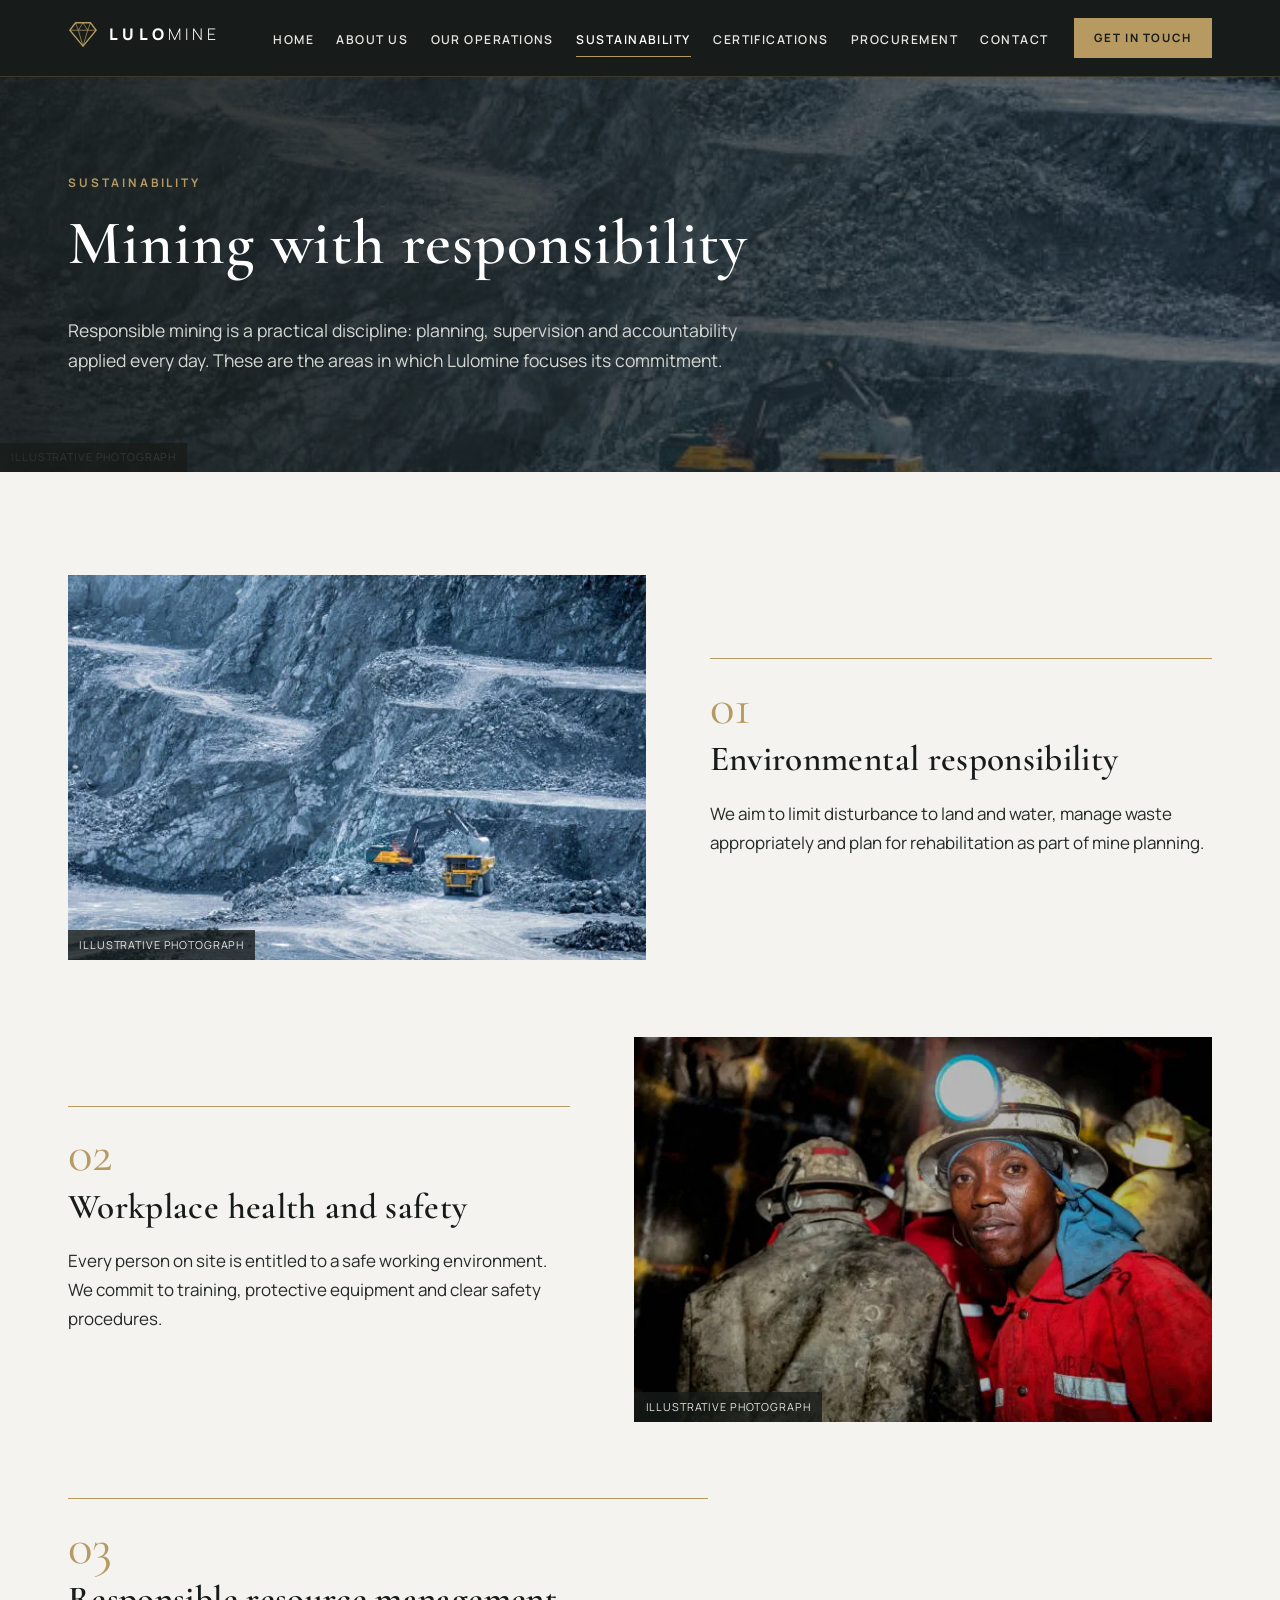
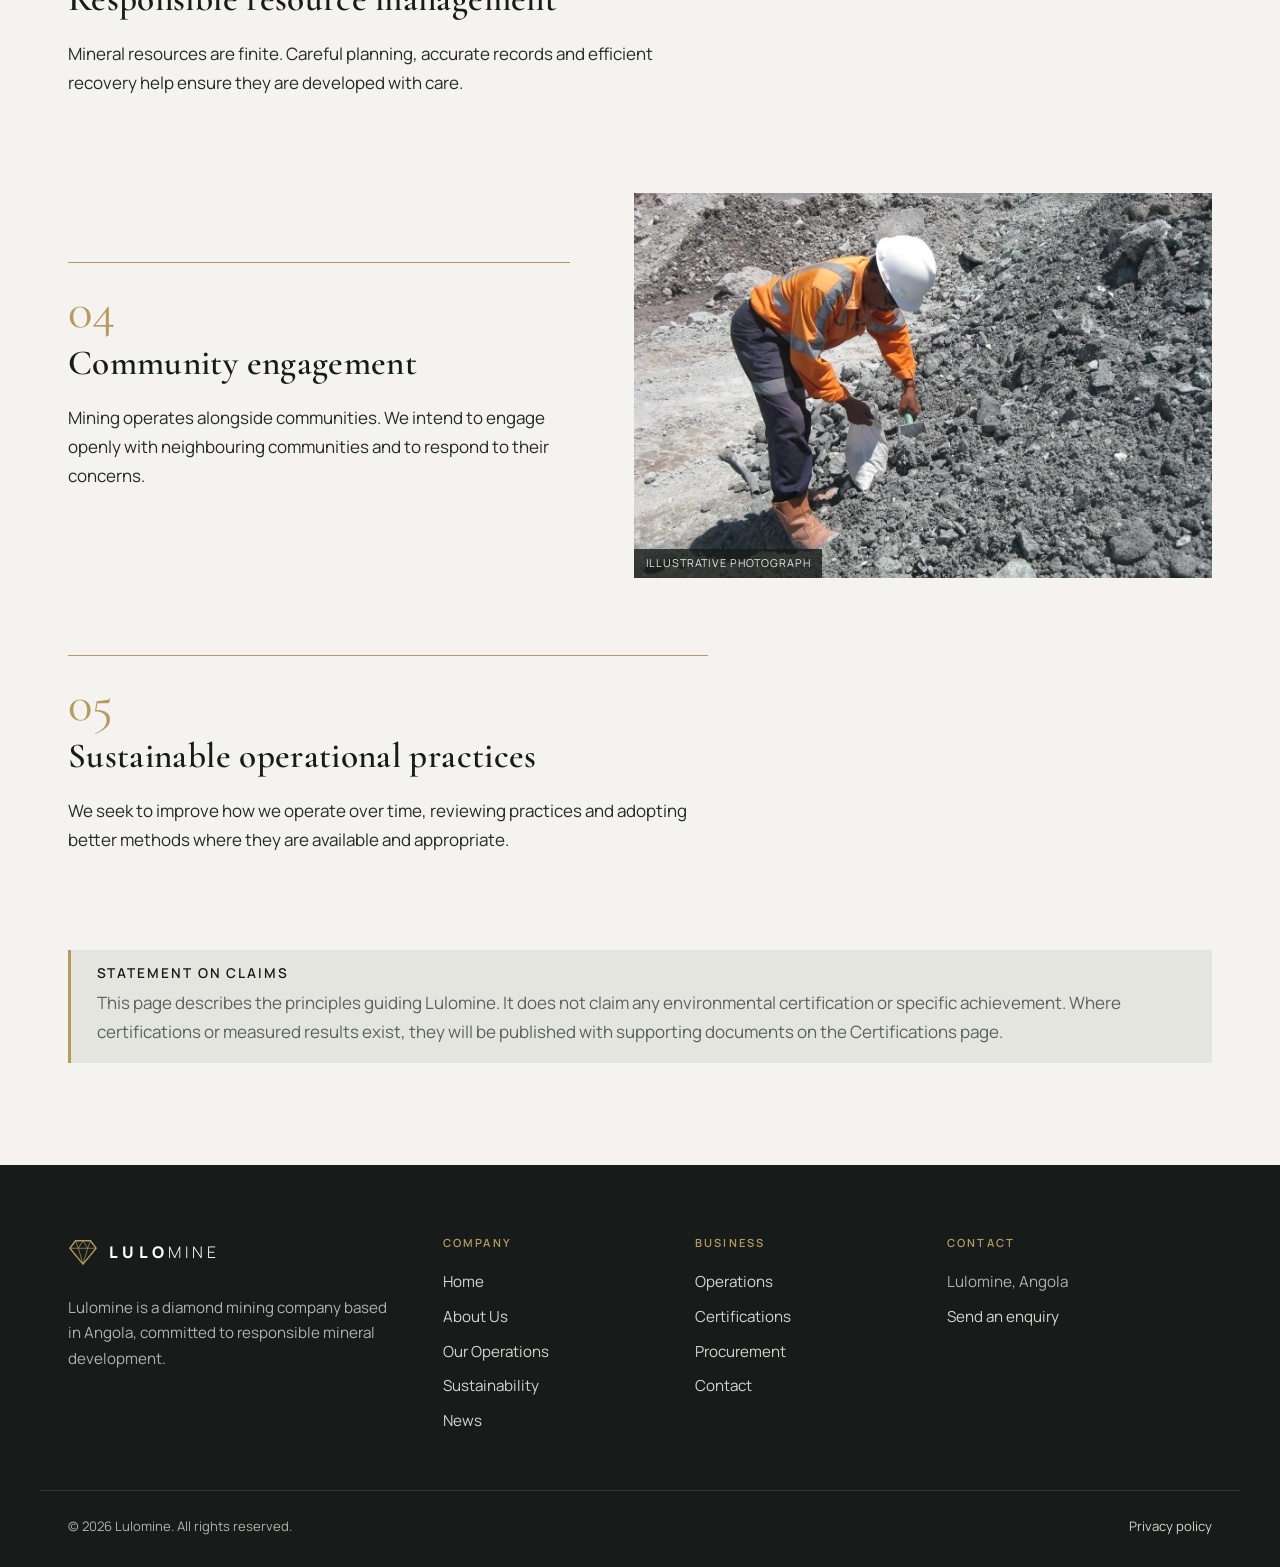
<file: sustainability.html>
<!doctype html>
<html lang="en-GB">
<head>
<meta charset="utf-8">
<meta name="viewport" content="width=device-width, initial-scale=1">
<title>Sustainability and Responsible Mining | Lulomine Angola</title>
<meta name="description" content="Lulomine&#39;s approach to environmental responsibility, workplace safety, community engagement and responsible resource management in Angola.">

<meta property="og:type" content="website"><meta property="og:site_name" content="Lulomine"><meta property="og:title" content="Sustainability and Responsible Mining | Lulomine Angola"><meta property="og:description" content="Lulomine&#39;s approach to environmental responsibility, workplace safety, community engagement and responsible resource management in Angola.">
<meta name="theme-color" content="#171B19">
<link rel="icon" href="favicon.svg" type="image/svg+xml">
<link rel="preconnect" href="https://fonts.googleapis.com"><link rel="preconnect" href="https://fonts.gstatic.com" crossorigin>
<link rel="stylesheet" href="https://fonts.googleapis.com/css2?family=Cormorant+Garamond:wght@500;600&family=Manrope:wght@400;500;600;700;800&display=swap">
<link rel="stylesheet" href="css/site.css?v=1">

</head>
<body class="">
<a class="skip" href="#main">Skip to content</a>
<header class="header" id="top">
  <div class="wrap header__bar">
    <a class="header__logo" href="index.html" aria-label="Lulomine home"><span class="wordmark " aria-label="Lulomine">
  <svg class="wordmark__mark" viewBox="0 0 32 32" aria-hidden="true" focusable="false"><path d="M8 4h16l6 8-14 17L2 12z" fill="none" stroke="currentColor" stroke-width="1.4" stroke-linejoin="round"/><path d="M2 12h28M11 12l5 17 5-17M8 4l3 8 5-8 5 8 3-8" fill="none" stroke="currentColor" stroke-width="1" stroke-linejoin="round" opacity=".75"/></svg>
  <span class="wordmark__text"><b>LULO</b>MINE</span></span></a>
    <button class="header__toggle" type="button" aria-expanded="false" aria-controls="nav"><span>Menu</span></button>
    <nav class="header__nav" id="nav" aria-label="Primary"><ul><li><a href="index.html">Home</a></li><li><a href="about.html">About Us</a></li><li><a href="operations.html">Our Operations</a></li><li><a href="sustainability.html" aria-current="page">Sustainability</a></li><li><a href="certifications.html">Certifications</a></li><li><a href="procurement.html">Procurement</a></li><li><a href="contact.html">Contact</a></li></ul><a class="btn btn--gold btn--sm" href="contact.html">Get in Touch</a></nav>
  </div>
</header>
<main id="main"><section class="banner banner--img">
  <div class="banner__media"><figure class="photo banner__photo" style="aspect-ratio:21/9"><img src="media/banner_sustainability-2ce81969-640.webp" srcset="media/banner_sustainability-2ce81969-640.webp 640w" sizes="100vw" alt="Terraced open-pit mine with an excavator and haul truck on the pit floor" width="640" height="393" fetchpriority="high" decoding="async"><figcaption class="photo__cap">Illustrative photograph</figcaption></figure></div>
  <div class="banner__shade"></div>
  <div class="wrap banner__inner"><p class="kicker">Sustainability</p><h1>Mining with responsibility</h1><p class="banner__lead">Responsible mining is a practical discipline: planning, supervision and accountability applied every day. These are the areas in which Lulomine focuses its commitment.</p></div>
</section>
<section class="section"><div class="wrap">
  <article class="feature feature--lg"><div class="feature__media"><figure class="photo" style="aspect-ratio:3/2"><img src="media/sust_env-fda5085e-640.webp" srcset="media/sust_env-fda5085e-640.webp 640w" sizes="(min-width: 900px) 50vw, 100vw" alt="Terraced open-pit mine with an excavator and haul truck on the pit floor" width="640" height="393" loading="lazy" decoding="async"><figcaption class="photo__cap">Illustrative photograph</figcaption></figure></div><div class="feature__text"><span class="num">01</span><h2 class="h3">Environmental responsibility</h2><p>We aim to limit disturbance to land and water, manage waste appropriately and plan for rehabilitation as part of mine planning.</p></div></article><article class="feature feature--lg feature--rev"><div class="feature__media"><figure class="photo" style="aspect-ratio:3/2"><img src="media/sust_safety-df042df2-640.webp" srcset="media/sust_safety-df042df2-640.webp 640w" sizes="(min-width: 900px) 50vw, 100vw" alt="Miners in hard hats with headlamps and red overalls underground" width="640" height="427" loading="lazy" decoding="async"><figcaption class="photo__cap">Illustrative photograph</figcaption></figure></div><div class="feature__text"><span class="num">02</span><h2 class="h3">Workplace health and safety</h2><p>Every person on site is entitled to a safe working environment. We commit to training, protective equipment and clear safety procedures.</p></div></article><article class="feature feature--lg feature--textonly"><div class="feature__text"><span class="num">03</span><h2 class="h3">Responsible resource management</h2><p>Mineral resources are finite. Careful planning, accurate records and efficient recovery help ensure they are developed with care.</p></div></article><article class="feature feature--lg feature--rev"><div class="feature__media"><figure class="photo" style="aspect-ratio:3/2"><img src="media/sust_community-f9cfc82e-640.webp" srcset="media/sust_community-f9cfc82e-640.webp 640w" sizes="(min-width: 900px) 50vw, 100vw" alt="Geologist in hi-vis clothing and white hard hat collecting a rock sample from broken ore" width="640" height="480" loading="lazy" decoding="async"><figcaption class="photo__cap">Illustrative photograph</figcaption></figure></div><div class="feature__text"><span class="num">04</span><h2 class="h3">Community engagement</h2><p>Mining operates alongside communities. We intend to engage openly with neighbouring communities and to respond to their concerns.</p></div></article><article class="feature feature--lg feature--textonly"><div class="feature__text"><span class="num">05</span><h2 class="h3">Sustainable operational practices</h2><p>We seek to improve how we operate over time, reviewing practices and adopting better methods where they are available and appropriate.</p></div></article>
  <aside class="statement"><h2>Statement on claims</h2><p>This page describes the principles guiding Lulomine. It does not claim any environmental certification or specific achievement. Where certifications or measured results exist, they will be published with supporting documents on the Certifications page.</p></aside>
</div></section></main>

<footer class="footer">
  <div class="wrap footer__grid">
    <div class="footer__brand"><span class="wordmark wordmark--light" aria-label="Lulomine">
  <svg class="wordmark__mark" viewBox="0 0 32 32" aria-hidden="true" focusable="false"><path d="M8 4h16l6 8-14 17L2 12z" fill="none" stroke="currentColor" stroke-width="1.4" stroke-linejoin="round"/><path d="M2 12h28M11 12l5 17 5-17M8 4l3 8 5-8 5 8 3-8" fill="none" stroke="currentColor" stroke-width="1" stroke-linejoin="round" opacity=".75"/></svg>
  <span class="wordmark__text"><b>LULO</b>MINE</span></span><p>Lulomine is a diamond mining company based in Angola, committed to responsible mineral development.</p></div>
    <nav aria-label="Footer"><h2 class="footer__h">Company</h2><ul><li><a href="index.html">Home</a></li><li><a href="about.html">About Us</a></li><li><a href="operations.html">Our Operations</a></li><li><a href="sustainability.html">Sustainability</a></li><li><a href="news.html">News</a></li></ul></nav>
    <nav aria-label="Business"><h2 class="footer__h">Business</h2><ul><li><a href="operations.html">Operations</a></li><li><a href="certifications.html">Certifications</a></li><li><a href="procurement.html">Procurement</a></li><li><a href="contact.html">Contact</a></li></ul></nav>
    <div><h2 class="footer__h">Contact</h2><ul class="footer__contact">
      <li>Lulomine, Angola</li>
      
      
      
      <li><a href="contact.html">Send an enquiry</a></li>
    </ul></div>
  </div>
  <div class="wrap footer__base"><span>&copy; 2026 Lulomine. All rights reserved.</span><a href="privacy.html">Privacy policy</a></div>
</footer>

<script src="js/site.js?v=1" defer></script>
</body></html>
</file>
<file: css/site.css>
:root{
  --charcoal:#171B19; --green:#183C32; --gold:#B69A62; --gold-d:#8a7240; --bg:#F4F3EF; --stone:#E5E5DF; --ink:#252A27; --muted:#5b625d;
  --serif:"Cormorant Garamond",Georgia,"Times New Roman",serif;
  --sans:"Manrope",system-ui,-apple-system,"Segoe UI",Roboto,Arial,sans-serif;
  --wrap:1200px; --head:76px;
}
*{box-sizing:border-box}
html{scroll-behavior:smooth;-webkit-text-size-adjust:100%}
@media (prefers-reduced-motion:reduce){html{scroll-behavior:auto}*{transition:none!important;animation:none!important}}
body{margin:0;font-family:var(--sans);font-size:17px;line-height:1.7;color:var(--ink);background:var(--bg);-webkit-font-smoothing:antialiased}
img{max-width:100%;display:block}
a{color:inherit}
.skip{position:absolute;left:-999px;top:0;background:var(--gold);color:var(--charcoal);padding:.6rem 1rem;z-index:200}
.skip:focus{left:0}
:focus-visible{outline:2px solid var(--gold);outline-offset:3px}
.wrap{width:100%;max-width:var(--wrap);margin:0 auto;padding:0 28px}
.narrow{max-width:820px}.narrow2{max-width:980px}
.center{text-align:center}
.muted{color:var(--muted)}.small{font-size:.9rem}

/* Type */
h1,h2,h3,h4{margin:0 0 .6em;line-height:1.12;font-weight:600;color:var(--charcoal)}
.h2{font-family:var(--serif);font-size:clamp(2rem,4.2vw,3.1rem);font-weight:600;letter-spacing:.02em}
.h2--light{color:#fff}
.h3{font-family:var(--serif);font-size:clamp(1.6rem,2.8vw,2.2rem);letter-spacing:.01em}
.h4{font-family:var(--sans);font-size:1.05rem;font-weight:700;letter-spacing:.02em}
.lead{font-size:1.15rem;color:var(--muted);max-width:720px}
.lead--light{color:#c9cdc7}
.kicker{font-size:.74rem;letter-spacing:.24em;text-transform:uppercase;font-weight:700;color:var(--gold);margin:0 0 1rem}
.kicker--dark{color:var(--gold-d)}
.rule{width:56px;height:2px;background:var(--gold);margin:0 0 1.6rem}
.rule--center{margin-left:auto;margin-right:auto}
p{margin:0 0 1.1em}
.link{font-weight:700;font-size:.85rem;letter-spacing:.1em;text-transform:uppercase;text-decoration:none;border-bottom:1px solid var(--gold);padding-bottom:3px;transition:color .2s,border-color .2s}
.link:hover{color:var(--gold-d)}
.link--arrow::after{content:"  \2192"}

/* Buttons */
.btn{display:inline-block;font:700 .8rem/1 var(--sans);letter-spacing:.14em;text-transform:uppercase;text-decoration:none;padding:1.05rem 1.7rem;border:1px solid transparent;cursor:pointer;transition:background .25s,color .25s,border-color .25s}
.btn--sm{padding:.8rem 1.2rem;font-size:.72rem}
.btn--gold{background:var(--gold);color:var(--charcoal)}.btn--gold:hover{background:#c9ae76}
.btn--dark{background:var(--charcoal);color:#fff}.btn--dark:hover{background:var(--green)}
.btn--ghost{border-color:rgba(255,255,255,.55);color:#fff}.btn--ghost:hover{background:#fff;color:var(--charcoal)}
.btn--line{border-color:var(--charcoal);color:var(--charcoal)}.btn--line:hover{background:var(--charcoal);color:#fff}

/* Wordmark */
.wordmark{display:inline-flex;align-items:center;gap:.7rem;color:#fff;font-family:var(--sans)}
.wordmark__mark{width:30px;height:30px;color:var(--gold);flex:none}
.wordmark__text{font-weight:300;letter-spacing:.26em;font-size:1rem;line-height:1}
.wordmark__text b{font-weight:800}

/* Header */
.header{position:sticky;top:0;z-index:100;background:var(--charcoal);border-bottom:1px solid rgba(182,154,98,.25)}
.header--over{position:fixed;left:0;right:0;background:linear-gradient(rgba(23,27,25,.75),rgba(23,27,25,0));border-bottom-color:transparent;transition:background .3s}
.header--over.is-solid{background:var(--charcoal);border-bottom-color:rgba(182,154,98,.25)}
.header__bar{display:flex;align-items:center;justify-content:space-between;height:var(--head)}
.header__logo{text-decoration:none;margin-right:1.5rem}
.header__nav{display:flex;align-items:center;gap:1.6rem}
.header__nav .btn{white-space:nowrap}
.header__nav ul{display:flex;gap:1.4rem;white-space:nowrap;list-style:none;margin:0;padding:0}
.header__nav a:not(.btn){color:#e6e7e2;text-decoration:none;font-size:.76rem;font-weight:600;letter-spacing:.12em;text-transform:uppercase;padding:.5rem 0;border-bottom:1px solid transparent;transition:color .2s,border-color .2s}
.header__nav a:not(.btn):hover,.header__nav a[aria-current]{color:#fff;border-bottom-color:var(--gold)}
.header__toggle{display:none;background:none;border:1px solid rgba(255,255,255,.4);color:#fff;font:700 .72rem var(--sans);letter-spacing:.14em;text-transform:uppercase;padding:.7rem 1rem;cursor:pointer}

/* Hero */
.hero{position:relative;min-height:100vh;min-height:100svh;display:flex;align-items:center;background:var(--charcoal);color:#fff;overflow:hidden}
.hero__media,.hero__media .photo{position:absolute;inset:0;width:100%;height:100%;margin:0}
.hero__media .photo img{width:100%;height:100%;object-fit:cover}
.hero__media .photo{aspect-ratio:auto!important}
.hero__shade{position:absolute;inset:0;background:linear-gradient(90deg,rgba(23,27,25,.88) 0%,rgba(23,27,25,.62) 55%,rgba(23,27,25,.35) 100%),linear-gradient(0deg,rgba(23,27,25,.6),transparent 40%)}
.hero__inner{position:relative;padding-top:calc(var(--head) + 3rem);padding-bottom:6rem}
.hero h1{font-family:var(--serif);font-size:clamp(2.4rem,6vw,4.9rem);font-weight:600;letter-spacing:.015em;line-height:1.04;color:#fff;max-width:900px;margin-bottom:1.5rem}
.hero__lead{font-size:1.18rem;max-width:640px;color:#dcdfd9;margin-bottom:2.4rem}
.hero__cta{display:flex;gap:1rem;flex-wrap:wrap}
.hero__scroll{position:absolute;left:50%;bottom:2rem;transform:translateX(-50%);width:26px;height:44px;border:1px solid rgba(255,255,255,.5);border-radius:14px}
.hero__scroll span{position:absolute;left:50%;top:8px;width:2px;height:8px;margin-left:-1px;background:var(--gold);animation:scroll 2s ease-in-out infinite}
@keyframes scroll{0%{opacity:0;transform:translateY(0)}30%{opacity:1}100%{opacity:0;transform:translateY(16px)}}

/* Banner */
.banner{position:relative;background:var(--charcoal);color:#fff;overflow:hidden}
.banner__media,.banner__media .photo{position:absolute;inset:0;margin:0;width:100%;height:100%;aspect-ratio:auto!important}
.banner__media .photo img{width:100%;height:100%;object-fit:cover}
.banner__shade{position:absolute;inset:0;background:linear-gradient(90deg,rgba(23,27,25,.9),rgba(23,27,25,.55))}
.banner__inner{position:relative;padding-top:6rem;padding-bottom:6rem}
.banner h1{font-family:var(--serif);font-size:clamp(2.2rem,5vw,3.9rem);color:#fff;max-width:880px;letter-spacing:.015em}
.banner__lead{max-width:680px;color:#d6d9d3;font-size:1.1rem;margin:0}

/* Photos */
.photo{position:relative;margin:0;overflow:hidden;background:var(--stone)}
.photo img{width:100%;height:100%;object-fit:cover}
.photo__cap{position:absolute;left:0;bottom:0;background:rgba(23,27,25,.78);color:#e8e9e4;font-size:.68rem;letter-spacing:.08em;text-transform:uppercase;padding:.35rem .7rem}
.photo--empty{background:
  repeating-linear-gradient(172deg,transparent 0 22px,rgba(23,27,25,.06) 22px 23px),
  repeating-linear-gradient(8deg,transparent 0 41px,rgba(182,154,98,.12) 41px 42px),
  linear-gradient(135deg,#2a3a33,#1c2622)}
.hero__media .photo--empty,.banner__media .photo--empty{background:
  repeating-linear-gradient(172deg,transparent 0 30px,rgba(255,255,255,.035) 30px 31px),
  repeating-linear-gradient(8deg,transparent 0 53px,rgba(182,154,98,.09) 53px 54px),
  linear-gradient(135deg,#1c2622,#171B19 60%,#183C32)}
.photo__admin{position:absolute;inset:auto 0 0 0;background:var(--gold);color:var(--charcoal);font-size:.75rem;font-weight:700;text-align:center;padding:.6rem;text-decoration:none;z-index:2}

/* Sections */
.section{padding:clamp(4rem,8vw,7rem) 0}
.section--top{padding-top:clamp(3rem,6vw,5rem);min-height:55vh}
.section--stone{background:var(--stone)}
.section--dark,.section--charcoal{background:var(--charcoal);color:#d7dad4}
.section--green{background:var(--green);color:#dfe5e1}
.head{margin-bottom:3rem}
.split{display:grid;grid-template-columns:1fr 1fr;gap:clamp(2rem,6vw,5rem);align-items:center}
.split--wide{grid-template-columns:1.05fr 1fr}
.split--map{grid-template-columns:1fr 1fr}
.split__media .photo{box-shadow:18px 18px 0 -1px var(--stone)}
.feature{display:grid;grid-template-columns:1.15fr 1fr;gap:clamp(2rem,5vw,4.5rem);align-items:center;margin-bottom:clamp(3rem,6vw,5.5rem)}
.feature--rev{grid-template-columns:1fr 1.15fr}
.feature--rev .feature__media{order:2}
.feature--textonly{grid-template-columns:1fr;max-width:640px}
.feature--textonly.feature--rev{margin-left:auto}
.feature__text .num{display:block;font-family:var(--serif);font-size:3.2rem;line-height:1;color:var(--gold);margin-bottom:.4rem}
.feature__text{border-top:1px solid var(--gold);padding-top:1.4rem}
.more{margin-top:1rem;border-top:1px solid rgba(0,0,0,.12);padding-top:.8rem}
.more summary{cursor:pointer;font-weight:700;font-size:.8rem;letter-spacing:.1em;text-transform:uppercase}
.jump{display:flex;flex-wrap:wrap;gap:.4rem 1.6rem;border-bottom:1px solid rgba(0,0,0,.15);padding-bottom:1.2rem;margin-bottom:4rem}
.jump a{font-size:.74rem;font-weight:700;letter-spacing:.1em;text-transform:uppercase;text-decoration:none;color:var(--muted)}
.jump a:hover{color:var(--charcoal)}
.principles{list-style:none;margin:0;padding:0;display:grid;grid-template-columns:1fr 1fr;gap:0 4rem}
.principles li{display:grid;grid-template-columns:4.2rem 1fr;gap:1rem;padding:2rem 0;border-top:1px solid rgba(23,27,25,.2)}
.principles__n{font-family:var(--serif);font-size:2.8rem;line-height:1;color:var(--gold)}
.principles h3{font-size:1.15rem;letter-spacing:.04em;text-transform:uppercase}
.principles p{margin:0;color:var(--muted)}
.plainlist{list-style:none;padding:0;margin:1.6rem 0 2rem}
.plainlist li{padding:.7rem 0;border-top:1px solid rgba(23,27,25,.15)}
.plainlist li:last-child{border-bottom:1px solid rgba(23,27,25,.15)}
.cols4{display:grid;grid-template-columns:repeat(4,1fr);gap:2rem;margin-bottom:3rem}
.col{border-top:2px solid var(--gold);padding-top:1.2rem}
.col h3,.col h2{font-size:1.02rem;font-weight:700}
.col p{color:var(--muted);font-size:.97rem}
.prose-block{margin-bottom:3.2rem}
.inline-photo{margin-top:2rem}
.prose h2{margin-top:2rem}
.statement{border-left:3px solid var(--gold);padding:1rem 1.6rem;background:var(--stone);margin-top:2rem}
.statement h2{font-size:.85rem;letter-spacing:.14em;text-transform:uppercase}
.statement p{margin:0;color:var(--muted)}
.lead-block{font-size:1.1rem;margin-bottom:3rem}
.empty{border:1px dashed rgba(23,27,25,.3);padding:2rem;color:var(--muted);text-align:center}

/* Map */
.mapwrap{margin:0;text-align:center}
.map{width:100%;max-width:440px;height:auto}
.map__land{fill:#22302a;stroke:var(--gold);stroke-width:1.2;stroke-linejoin:round}
.map__ring{fill:rgba(182,154,98,.25)}.map__dot{fill:var(--gold)}
.map__label{fill:#fff;font:600 11px var(--sans)}
.mapwrap figcaption{font-size:.8rem;color:#9fa59f;margin-top:1rem}
.locs{list-style:none;padding:0;margin:1.5rem 0 0}
.locs li{padding:.6rem 0;border-top:1px solid rgba(255,255,255,.15)}
.locs span{display:block;font-size:.9rem;color:#a9afa9}

/* Cert band + list */
.certband{display:grid;grid-template-columns:1.2fr 1fr;gap:4rem;align-items:center}
.certband__panel{border:1px solid rgba(182,154,98,.5);padding:2rem}
.certband__label{font-size:.72rem;letter-spacing:.2em;text-transform:uppercase;color:var(--gold);font-weight:700}
.certband__panel ul{list-style:none;margin:0;padding:0}
.certband__panel li{padding:.8rem 0;border-top:1px solid rgba(255,255,255,.14);display:flex;justify-content:space-between;gap:1rem;flex-wrap:wrap}
.certband__panel li span{color:#a9b4ae;font-size:.9rem}
.certlist{list-style:none;padding:0;margin:0 0 2rem}
.certrow{display:grid;grid-template-columns:1.4fr 1.2fr auto;gap:1.5rem;align-items:center;padding:1.6rem 0;border-top:1px solid rgba(23,27,25,.2)}
.certrow:last-child{border-bottom:1px solid rgba(23,27,25,.2)}
.certrow h3{font-size:1.1rem;margin:0 0 .2rem}.certrow p{margin:0}
.certrow__meta{display:flex;gap:1.6rem;margin:0;flex-wrap:wrap}
.certrow__meta dt,.details dt{font-size:.68rem;letter-spacing:.14em;text-transform:uppercase;color:var(--muted);font-weight:700}
.certrow__meta dd,.details dd{margin:0}
.certrow__act{display:flex;gap:1.2rem;align-items:center}
.docframe{margin-top:2rem;border:1px solid rgba(0,0,0,.15);background:#fff}
.docview{width:100%;height:80vh;border:0;display:block}
.docimg{width:100%;height:auto}
.details{margin:2rem 0}
.details>div{padding:.8rem 0;border-top:1px solid rgba(255,255,255,.14)}
.details dt{color:#9fa59f}
.details a{color:#fff}
.details--row{display:flex;flex-wrap:wrap;gap:1rem 3rem}
.details--row>div{border:0}.details--row dt{color:var(--muted)}
.contactgrid--page .details>div{border-top-color:rgba(23,27,25,.15)}
.contactgrid--page .details dt{color:var(--muted)}.contactgrid--page .details a{color:var(--charcoal)}

/* Tenders, news */
.tender{border-top:1px solid rgba(23,27,25,.25);padding:2rem 0}
.tender__status{display:inline-block;font-size:.68rem;letter-spacing:.16em;text-transform:uppercase;font-weight:800;padding:.25rem .6rem;border:1px solid var(--green);color:var(--green);margin-bottom:.8rem}
.tender__status--closed,.tender__status--awarded{border-color:var(--muted);color:var(--muted)}
.docs{list-style:none;padding:0;margin:1rem 0 0}.docs li{padding:.4rem 0}.docs a{font-weight:700}
.newslist{list-style:none;padding:0;margin:0}
.newslist li{display:grid;grid-template-columns:11rem 1fr;gap:2rem;padding:1.6rem 0;border-top:1px solid rgba(23,27,25,.2)}
.newslist time{color:var(--muted);font-size:.9rem}
.newslist h2,.newslist h3{margin:0 0 .4rem;font-size:1.2rem}.newslist a{text-decoration:none}.newslist a:hover{color:var(--gold-d)}.newslist p{margin:0;color:var(--muted)}

/* Contact + form */
.contactgrid{display:grid;grid-template-columns:1fr 1.15fr;gap:clamp(2rem,6vw,5rem);align-items:start}
.formwrap{background:#fff;color:var(--ink);padding:clamp(1.5rem,3vw,2.6rem);border-top:3px solid var(--gold)}
.form label{display:block;font-size:.72rem;letter-spacing:.12em;text-transform:uppercase;font-weight:700;color:var(--muted)}
.form input,.form select,.form textarea{display:block;width:100%;margin-top:.45rem;padding:.85rem .9rem;font:400 1rem var(--sans);color:var(--ink);background:var(--bg);border:1px solid #b9bcb4;border-radius:0}
.form input:focus,.form select:focus,.form textarea:focus{outline:2px solid var(--gold);outline-offset:0;border-color:var(--gold-d)}
.form [aria-invalid=true]{border-color:#9b2c2c;background:#fbf1f1}
.form__row{margin-bottom:1.1rem}.form__row--2{display:grid;grid-template-columns:1fr 1fr;gap:1.1rem}
.form__foot{display:flex;align-items:center;gap:1.4rem;flex-wrap:wrap}
.form__note{font-size:.8rem;color:var(--muted);margin:0;flex:1;min-width:200px}
.form__status{margin:1rem 0 0;font-weight:600}
.hp{position:absolute;left:-9999px;width:1px;height:1px;overflow:hidden}
.notice{padding:.9rem 1rem;margin:0 0 1.2rem;font-weight:600;font-size:.95rem}
.notice--ok{background:#e6efe9;color:#14402f;border-left:3px solid var(--green)}
.notice--err{background:#f6e3e3;color:#7a1f1f;border-left:3px solid #9b2c2c}
.form__status.ok{color:#14402f}.form__status.err{color:#9b2c2c}

/* Footer */
.footer{background:var(--charcoal);color:#aeb3ad;padding-top:4.5rem;font-size:.95rem}
.footer__grid{display:grid;grid-template-columns:1.6fr 1fr 1fr 1.3fr;gap:3rem;padding-bottom:3rem}
.footer__brand p{margin-top:1.2rem;max-width:340px}
.footer__h{font-family:var(--sans);font-size:.7rem;letter-spacing:.2em;text-transform:uppercase;color:var(--gold);margin-bottom:1.2rem}
.footer ul{list-style:none;margin:0;padding:0}.footer li{margin-bottom:.55rem}
.footer a{text-decoration:none;color:#d3d6d0}.footer a:hover{color:#fff;text-decoration:underline;text-decoration-color:var(--gold)}
.footer__base{display:flex;justify-content:space-between;gap:1rem;flex-wrap:wrap;border-top:1px solid rgba(255,255,255,.12);padding-top:1.5rem;padding-bottom:1.8rem;font-size:.82rem}
.adminbar{position:fixed;right:14px;bottom:14px;background:var(--gold);color:var(--charcoal);font:700 .72rem var(--sans);padding:.6rem .9rem;text-decoration:none;z-index:150}

/* Reveal */
.js .reveal{opacity:0;transform:translateY(14px);transition:opacity .7s ease,transform .7s ease}
.js .reveal.in{opacity:1;transform:none}

/* Responsive */
@media (max-width:1000px){
  .cols4{grid-template-columns:1fr 1fr}
  .footer__grid{grid-template-columns:1fr 1fr}
  .certrow{grid-template-columns:1fr;gap:.8rem}
  .certband,.contactgrid{grid-template-columns:1fr}
}
@media (max-width:1100px) and (min-width:901px){.header__nav ul{gap:1rem}.header__nav a:not(.btn){font-size:.7rem;letter-spacing:.08em}.wordmark__text{letter-spacing:.24em}}
@media (max-width:900px){
  .header__toggle{display:block}
  .header__nav{position:absolute;top:var(--head);left:0;right:0;background:var(--charcoal);flex-direction:column;align-items:flex-start;gap:1.2rem;padding:1.4rem 28px 2rem;border-top:1px solid rgba(182,154,98,.25);display:none}
  .header__nav.open{display:flex}
  .header__nav ul{flex-direction:column;gap:.4rem;width:100%}
  .header__nav a:not(.btn){display:block;padding:.7rem 0;font-size:.85rem}
  .split,.split--wide,.split--map,.feature,.feature--rev{grid-template-columns:1fr}
  .feature--rev .feature__media{order:0}
  .split__media .photo{box-shadow:none}
  .principles{grid-template-columns:1fr}
  .newslist li{grid-template-columns:1fr;gap:.4rem}
}
@media (max-width:600px){
  body{font-size:16px}.wrap{padding:0 20px}
  .cols4,.form__row--2{grid-template-columns:1fr}
  .footer__grid{grid-template-columns:1fr}
  .hero__cta .btn{width:100%;text-align:center}
  .hero__scroll{display:none}
  .banner__inner{padding-top:4.5rem;padding-bottom:4rem}
}
</file>
